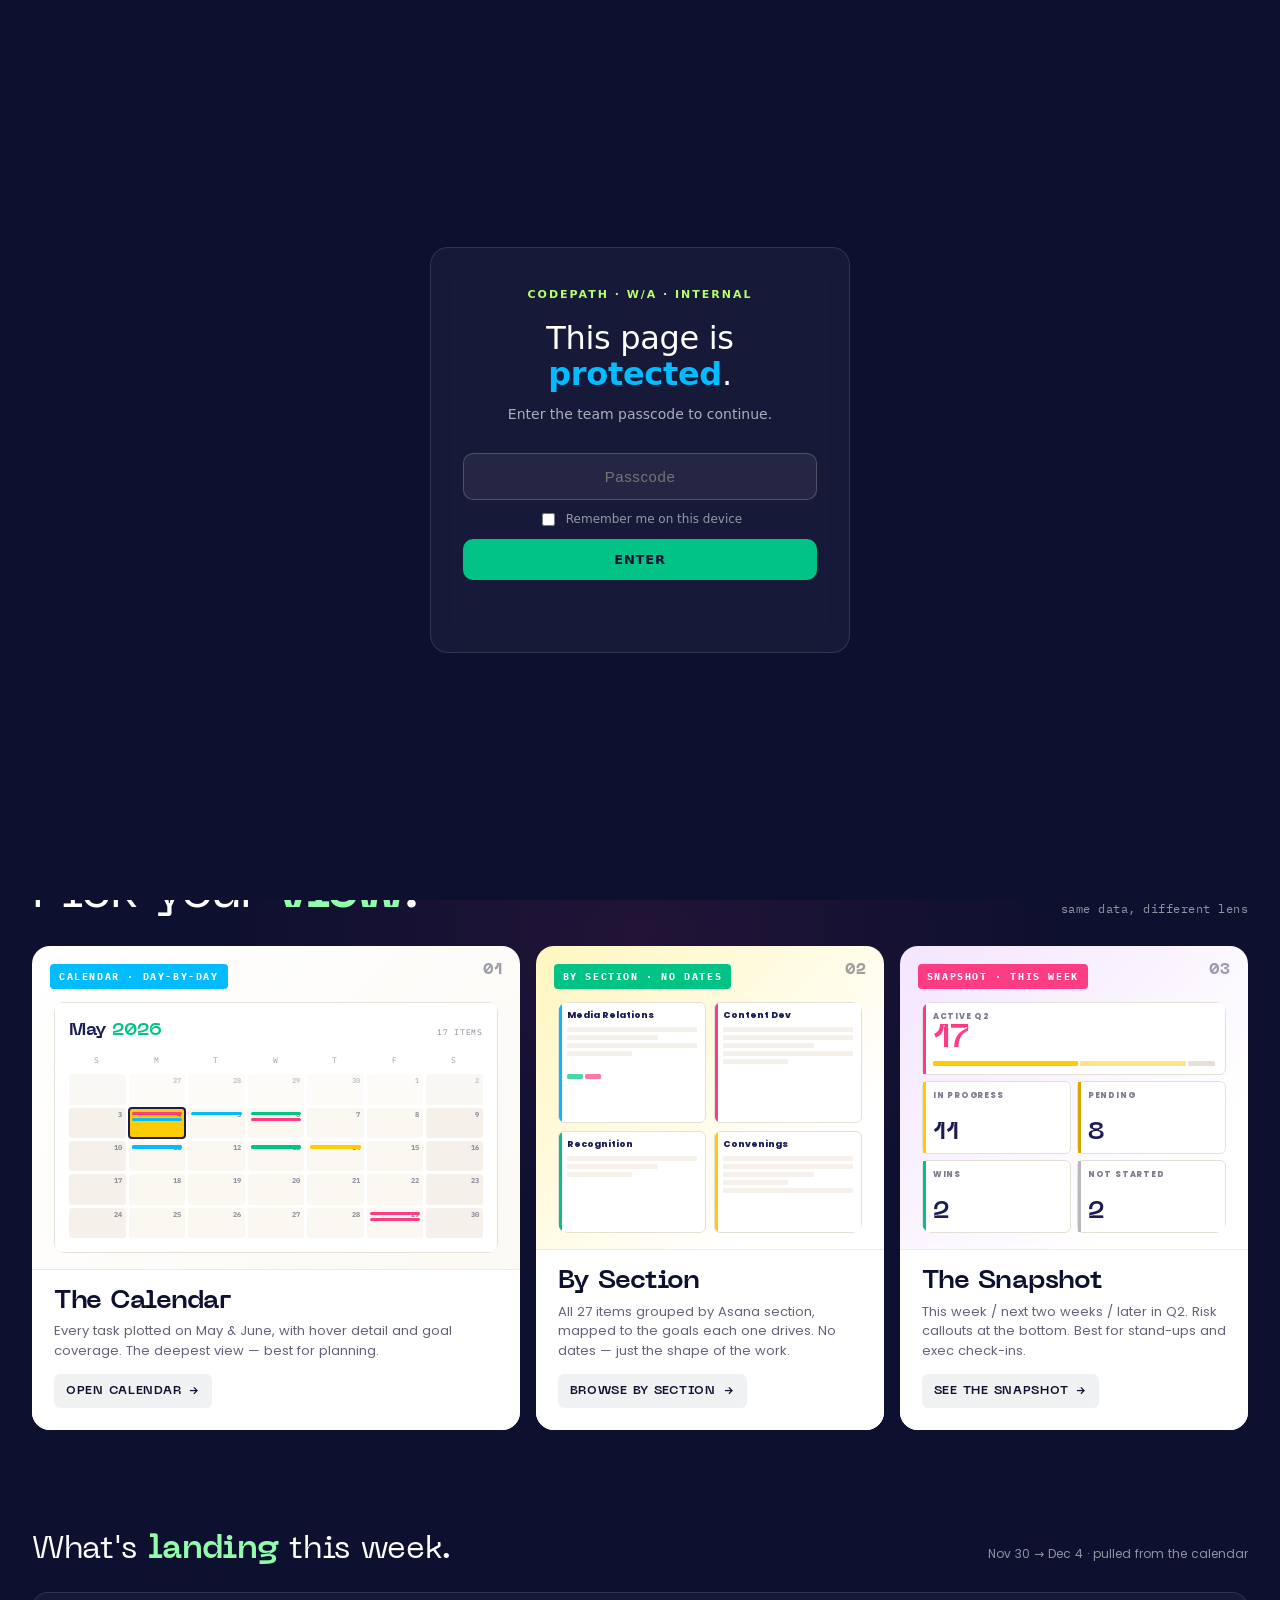
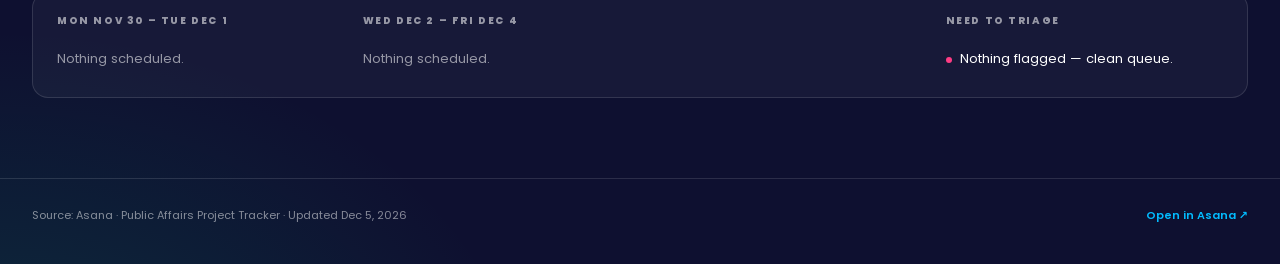
<file: index.html>
<!doctype html>
<html lang="en">
<head>
<meta charset="utf-8">
<title>CodePath Public Affairs · Q2 2026</title>
<meta name="viewport" content="width=device-width, initial-scale=1">
<link rel="stylesheet" href="tokens.v3.css">
<script src="gate.js"></script>
<style>.who, .own{ display:none !important; }</style>
<style>
  :root{
    --bg:#0E1030;
    --bg-2:#1B1C57;
    --paper:#FFFFFF;
    --rule:rgba(255,255,255,0.12);
    --ink:#0E1030;
    --lime:var(--cp-lime, #B6FF6E);
    --kelly:var(--cp-kelly-green, #00C385);
    --pink:#FE3C84;
    --periwinkle:#02BCFF;
    --yellow:#FFCB03;
  }
  *{ box-sizing:border-box; }
  html, body{ background:var(--bg); color:#fff; font-family:var(--font-body); margin:0; min-height:100vh; }
  body{
    background:
      radial-gradient(1200px 600px at 85% -10%, rgba(2,188,255,0.18), transparent 60%),
      radial-gradient(900px 700px at 0% 110%, rgba(0,195,133,0.18), transparent 60%),
      radial-gradient(700px 500px at 50% 50%, rgba(254,60,132,0.08), transparent 60%),
      var(--bg);
  }
  a{ color:inherit; text-decoration:none; }

  /* ---------- top bar ---------- */
  .topbar{
    display:flex; align-items:center; justify-content:space-between;
    padding:18px 32px;
    border-bottom:1px solid var(--rule);
    position:sticky; top:0; z-index:10;
    backdrop-filter: blur(12px);
    background: rgba(14,16,48,0.7);
  }
  .brand{ display:flex; align-items:center; gap:12px; font-family:var(--font-display); font-weight:800; font-size:14px; letter-spacing:0.04em; }
  .brand .mark{
    width:32px; height:32px; border-radius:8px;
    background:
      conic-gradient(from 220deg at 60% 50%, var(--kelly), var(--periwinkle), var(--pink), var(--yellow), var(--kelly));
    display:flex; align-items:center; justify-content:center;
    font-size:14px; font-weight:900; color:var(--bg);
    box-shadow: 0 4px 16px rgba(0,195,133,0.35);
  }
  .brand .mark::after{ content:'CP'; }
  .topbar .meta{
    font-size:11px; color:rgba(255,255,255,0.6); letter-spacing:0.06em; font-variant-numeric:tabular-nums;
    display:flex; gap:18px; align-items:center;
  }
  .topbar .meta .live{
    display:inline-flex; align-items:center; gap:7px;
    color: var(--kelly); font-weight:700;
  }
  .topbar .meta .live::before{
    content:''; width:7px; height:7px; border-radius:50%; background: var(--kelly);
    animation: pulse 1.8s infinite; box-shadow: 0 0 0 0 rgba(0,195,133,0.6);
  }
  @keyframes pulse{ 70%{box-shadow:0 0 0 8px rgba(0,195,133,0);} 100%{box-shadow:0 0 0 0 rgba(0,195,133,0);} }

  /* ---------- hero ---------- */
  .hero{
    padding: 72px 32px 56px;
    max-width: 1320px; margin: 0 auto;
    position: relative;
  }
  .hero .eyebrow{
    font-family: var(--font-display);
    font-size: 11px; font-weight: 800;
    letter-spacing: 0.22em; text-transform: uppercase;
    color: var(--lime);
    margin-bottom: 20px;
  }
  .hero h1{
    font-family: var(--font-display);
    font-weight: 400;
    font-size: clamp(48px, 8vw, 124px);
    line-height: 0.92;
    letter-spacing: -0.025em;
    margin: 0;
    text-wrap: balance;
    max-width: 1100px;
  }
  .hero h1 .stamp{
    display: inline-block;
    font-style: normal;
    font-weight: 700;
    color: var(--bg);
    background: var(--kelly);
    padding: 0 18px 4px;
    border-radius: 14px;
    transform: rotate(-2deg);
    margin-right: 8px;
  }
  .hero h1 em{
    font-style: normal;
    color: var(--periwinkle);
    font-weight: 700;
  }
  .hero .lede{
    font-size: 18px; line-height: 1.5;
    color: rgba(255,255,255,0.78);
    max-width: 620px;
    margin-top: 28px;
  }

  /* hero quick stats */
  .hero-stats{
    display:flex; flex-wrap:wrap; gap: 32px 56px;
    margin-top: 40px;
    padding-top: 28px;
    border-top: 1px solid var(--rule);
  }
  .hero-stat .num{
    font-family: var(--font-display);
    font-weight: 700;
    font-size: 56px;
    line-height: 1;
    color: #fff;
    font-variant-numeric: tabular-nums;
    letter-spacing: -0.02em;
  }
  .hero-stat .num em{ font-style:normal; color: var(--lime); }
  .hero-stat .lab{
    font-size: 11px;
    text-transform: uppercase;
    letter-spacing: 0.14em;
    color: rgba(255,255,255,0.6);
    margin-top: 8px;
    font-weight: 600;
  }

  /* ---------- pick-a-view section ---------- */
  .pick{
    max-width: 1320px;
    margin: 0 auto;
    padding: 24px 32px 80px;
  }
  .pick-h{
    display:flex; justify-content:space-between; align-items:end;
    margin-bottom: 28px;
    flex-wrap: wrap; gap: 18px;
  }
  .pick-h h2{
    font-family: var(--font-display);
    font-weight: 400;
    font-size: clamp(32px, 4vw, 52px);
    line-height: 0.95;
    letter-spacing: -0.02em;
    margin: 0;
    text-wrap: balance;
    max-width: 720px;
  }
  .pick-h h2 em{ font-style:normal; color: var(--lime); font-weight:700; }
  .pick-h .hint{
    font-size: 12px; color: rgba(255,255,255,0.55);
    text-align: right;
    line-height: 1.5;
    font-family: var(--font-mono);
    letter-spacing: 0.04em;
  }

  /* asymmetric grid: 3 tiles */
  .views{
    display: grid;
    grid-template-columns: 1.4fr 1fr 1fr;
    grid-template-rows: auto auto;
    gap: 16px;
  }
  @media (max-width: 980px){
    .views{ grid-template-columns: 1fr; }
    .view-1{ grid-column: 1 / -1; }
  }

  .view{
    position: relative;
    border-radius: 18px;
    overflow: hidden;
    min-height: 380px;
    cursor: pointer;
    color: var(--ink);
    background: var(--paper);
    transition: transform .35s cubic-bezier(.2,.7,.2,1), box-shadow .35s ease;
    text-decoration: none;
    display: flex; flex-direction: column;
    isolation: isolate;
  }
  .view:hover{
    transform: translateY(-4px);
    box-shadow: 0 30px 60px rgba(0,0,0,0.3);
  }
  .view:hover .v-cta{ background: var(--ink); color: #fff; }
  .view:hover .v-art{ transform: scale(1.04); }

  .view .v-tag{
    position: absolute; top: 18px; left: 18px;
    font-family: var(--font-mono);
    font-size: 10px;
    letter-spacing: 0.16em;
    text-transform: uppercase;
    font-weight: 700;
    padding: 5px 9px;
    border-radius: 4px;
    background: var(--ink); color: #fff;
    z-index: 3;
  }
  .view .v-num{
    position: absolute; top: 14px; right: 18px;
    font-family: var(--font-display);
    font-weight: 800;
    font-size: 14px;
    color: var(--ink);
    opacity: 0.4;
    z-index: 3;
  }

  .view .v-art{
    position: relative;
    flex: 1;
    margin: 56px 22px 16px;
    transition: transform .5s cubic-bezier(.2,.7,.2,1);
    overflow: hidden;
    border-radius: 10px;
  }

  .view .v-foot{
    padding: 18px 22px 22px;
    border-top: 1px solid rgba(0,0,0,0.08);
    position: relative; z-index: 2;
    background: var(--paper);
  }
  .view .v-title{
    font-family: var(--font-display);
    font-weight: 700;
    font-size: 26px;
    line-height: 1.05;
    letter-spacing: -0.01em;
  }
  .view .v-desc{
    font-size: 13px;
    color: rgba(14,16,48,0.65);
    line-height: 1.5;
    margin-top: 6px;
  }
  .view .v-cta{
    margin-top: 14px;
    display: inline-flex; align-items: center; gap: 8px;
    font-family: var(--font-display);
    font-weight: 700;
    font-size: 12px;
    letter-spacing: 0.06em;
    text-transform: uppercase;
    background: rgba(14,16,48,0.06);
    color: var(--ink);
    padding: 8px 12px;
    border-radius: 6px;
    transition: background .25s, color .25s;
  }
  .view .v-cta::after{ content: '→'; transition: transform .25s; }
  .view:hover .v-cta::after{ transform: translateX(4px); }

  /* tile-specific accents */
  .view-1{ background: linear-gradient(135deg, #FFFFFF 0%, #FBF8F2 100%); }
  .view-1 .v-tag{ background: var(--periwinkle); }
  .view-2{ background: linear-gradient(135deg, #FFF6BF 0%, #FFFFFF 60%); }
  .view-2 .v-tag{ background: var(--kelly); color:#fff; }
  .view-3{ background: linear-gradient(135deg, #F4E5FF 0%, #FFFFFF 60%); }
  .view-3 .v-tag{ background: var(--pink); color:#fff; }

  /* ---------- art: calendar mini ---------- */
  .art-cal{
    width: 100%; height: 100%;
    background: #fff;
    border: 1px solid #E5E0D6;
    border-radius: 8px;
    padding: 14px;
    display: flex; flex-direction: column; gap: 6px;
    font-family: var(--font-mono);
  }
  .art-cal .header{
    display:flex; justify-content:space-between; align-items:baseline;
    margin-bottom: 4px;
  }
  .art-cal .month{
    font-family: var(--font-display); font-weight: 700; font-size: 18px; color: var(--bg-2);
  }
  .art-cal .month em{ color: var(--kelly); font-style:normal; }
  .art-cal .dow{
    display: grid; grid-template-columns: repeat(7, 1fr);
    gap: 3px;
    font-size: 8px;
    text-align: center;
    color: rgba(14,16,48,0.4);
    letter-spacing: 0.08em;
    margin-bottom: 2px;
  }
  .art-cal .grid{
    display: grid; grid-template-columns: repeat(7, 1fr); grid-template-rows: repeat(5, 1fr);
    gap: 3px;
    flex: 1;
  }
  .art-cal .day{
    background: #FBF8F2;
    border-radius: 3px;
    position: relative;
    min-height: 28px;
  }
  .art-cal .day.we{ background: #F5F1EA; }
  .art-cal .day .pip{
    position: absolute; left: 3px; right: 3px; height: 3.5px; border-radius: 1.5px;
  }
  .art-cal .day .pip.p1{ top: 4px; }
  .art-cal .day .pip.p2{ top: 10px; }
  .art-cal .day .pip.p3{ top: 16px; }
  .art-cal .day.today{ outline: 2px solid var(--bg-2); outline-offset: -1px; background: var(--yellow); }
  .art-cal .day .num{ position: absolute; top: 2px; right: 4px; font-size: 7px; color: rgba(14,16,48,0.45); font-weight: 700; }

  /* art: section blocks */
  .art-sec{
    display: grid;
    grid-template-columns: 1fr 1fr;
    gap: 8px;
    width: 100%; height: 100%;
  }
  .art-sec .blk{
    background: #fff;
    border: 1px solid #E5E0D6;
    border-radius: 6px;
    padding: 8px;
    position: relative;
    overflow: hidden;
  }
  .art-sec .blk::before{ content: ''; position:absolute; left:0; top:0; bottom:0; width: 3px; background: var(--accent); }
  .art-sec .blk .lab{ font-size: 9px; font-weight: 800; color: var(--bg-2); margin-bottom: 6px; line-height: 1.1; }
  .art-sec .blk .row{ height: 5px; background: #F5F1EA; border-radius: 1.5px; margin-bottom: 3px; }
  .art-sec .blk .row.short{ width: 70%; }
  .art-sec .blk .row.shorter{ width: 50%; }
  .art-sec .blk .chip{
    display: inline-block;
    width: 16px; height: 5px; border-radius: 1.5px; margin-right: 2px;
    background: var(--accent); opacity: 0.7;
  }

  /* art: snapshot KPI tiles */
  .art-snap{
    display: grid;
    grid-template-columns: 1fr 1fr;
    grid-template-rows: 1fr 1fr 1fr;
    gap: 6px;
    width: 100%; height: 100%;
  }
  .art-snap .kpi{
    background: #fff;
    border: 1px solid #E5E0D6;
    border-radius: 6px;
    padding: 8px 10px;
    position: relative;
    display: flex; flex-direction: column; justify-content: space-between;
  }
  .art-snap .kpi::before{
    content:''; position:absolute; left:0; top:0; bottom:0; width: 3px; background: var(--accent);
  }
  .art-snap .kpi .lab{ font-size: 8px; font-weight:800; color: rgba(14,16,48,0.55); letter-spacing: 0.1em; text-transform: uppercase; }
  .art-snap .kpi .num{ font-family: var(--font-display); font-weight:700; font-size: 24px; color: var(--bg-2); line-height: 1; font-variant-numeric: tabular-nums; }
  .art-snap .kpi.span2{ grid-column: span 2; }
  .art-snap .kpi.span2 .num{ font-size: 32px; }
  .art-snap .kpi.span2 .num em{ color: var(--pink); font-style:normal; }
  .art-snap .kpi .barbar{
    display:flex; gap: 2px; margin-top: 6px;
  }
  .art-snap .kpi .barbar span{ height: 5px; border-radius: 1.5px; flex: 1; }

  /* ---------- secondary band: snapshot of current week ---------- */
  .band{
    max-width: 1320px;
    margin: 0 auto;
    padding: 0 32px 80px;
  }
  .band-h{
    display:flex; justify-content:space-between; align-items:baseline;
    margin-bottom: 18px; flex-wrap: wrap; gap: 12px;
  }
  .band-h h2{
    font-family: var(--font-display);
    font-weight: 400;
    font-size: 32px;
    margin: 0;
    letter-spacing: -0.01em;
  }
  .band-h h2 em{ font-style:normal; color: var(--lime); font-weight:700; }
  .band-h .nudge{ font-size: 12px; color: rgba(255,255,255,0.55); }

  .week-strip{
    background: rgba(255,255,255,0.04);
    border: 1px solid var(--rule);
    border-radius: 16px;
    padding: 20px 24px;
    display: grid;
    grid-template-columns: 1fr 2fr 1fr;
    gap: 28px;
  }
  @media (max-width: 880px){ .week-strip{ grid-template-columns: 1fr; } }
  .week-strip .col h3{
    font-size: 10px;
    font-weight: 800;
    letter-spacing: 0.16em;
    text-transform: uppercase;
    color: rgba(255,255,255,0.55);
    margin: 0 0 14px;
  }
  .week-strip .col .item{
    font-size: 13px;
    line-height: 1.45;
    padding: 8px 0;
    border-bottom: 1px solid var(--rule);
    display: flex; gap: 8px; align-items: baseline;
  }
  .week-strip .col .item:last-child{ border-bottom: none; }
  .week-strip .col .item .dot{ width:6px; height:6px; border-radius:50%; flex-shrink:0; margin-top: 5px; }
  .week-strip .col .item .name{ flex: 1; }
  .week-strip .col .item .who{ font-size: 9px; font-weight: 800; letter-spacing: 0.06em; color: rgba(255,255,255,0.5); text-transform: uppercase; }

  /* ---------- footer ---------- */
  footer{
    padding: 28px 32px 40px;
    border-top: 1px solid var(--rule);
    font-size: 11px;
    color: rgba(255,255,255,0.5);
    display: flex; justify-content: space-between; flex-wrap: wrap; gap: 12px;
    max-width: 1320px;
    margin: 0 auto;
  }
  footer a{ color: var(--periwinkle); font-weight: 600; }

  /* ---------- floating decoration ---------- */
  .float-dec{
    position: absolute; pointer-events: none; z-index: 0;
    font-family: var(--font-display);
    color: rgba(255,255,255,0.04);
    font-weight: 800;
    font-size: clamp(180px, 28vw, 380px);
    line-height: 0.85;
    top: 40px;
    right: -4vw;
    user-select: none;
  }
</style>
</head>
<body>

<header class="topbar">
  <div class="brand">
    <span class="mark"></span>
    <span>CodePath · Public Affairs</span>
  </div>
  <div class="meta">
    <span class="live" id="refreshed">Live</span>
    <span>Internal · Q2 2026</span>
  </div>
</header>

<section class="hero">
  <div class="float-dec">Q2</div>
  <div class="eyebrow">Public Affairs Project Tracker · Internal Dashboard</div>
  <h1><span class="stamp" id="hero-count">—</span> things we're <em>shipping</em><br>between now and June 30.</h1>
  <p class="lede">Three ways to look at the same data — pick the lens that fits your meeting. Pulled live from Asana, redesigned for the team.</p>

  <div class="hero-stats">
    <div class="hero-stat">
      <div class="num" id="kpi-inprogress">—</div>
      <div class="lab">In Progress</div>
    </div>
    <div class="hero-stat">
      <div class="num" id="kpi-pending">—</div>
      <div class="lab">Pending Info</div>
    </div>
    <div class="hero-stat">
      <div class="num"><em>9</em></div>
      <div class="lab">Strategic Goals Tracked</div>
    </div>
    <div class="hero-stat">
      <div class="num" id="kpi-weeks">—</div>
      <div class="lab">Weeks Remaining</div>
    </div>
  </div>
</section>

<section class="pick">
  <div class="pick-h">
    <h2>Pick your <em>view</em>.</h2>
    <div class="hint">click any card →<br>same data, different lens</div>
  </div>

  <div class="views">

    <a class="view view-1" href="Q2 Calendar.html">
      <span class="v-tag">Calendar · Day-by-day</span>
      <span class="v-num">01</span>
      <div class="v-art">
        <div class="art-cal">
          <div class="header">
            <div class="month">May <em>2026</em></div>
            <div style="font-size:8px; color: rgba(14,16,48,0.5); letter-spacing:0.08em;">17 ITEMS</div>
          </div>
          <div class="dow"><span>S</span><span>M</span><span>T</span><span>W</span><span>T</span><span>F</span><span>S</span></div>
          <div class="grid">
            <!-- week 1: Apr 26-May 2 (greyed) -->
            <div class="day we" style="opacity:0.5"></div>
            <div class="day" style="opacity:0.5"><span class="num">27</span></div>
            <div class="day" style="opacity:0.5"><span class="num">28</span></div>
            <div class="day" style="opacity:0.5"><span class="num">29</span></div>
            <div class="day" style="opacity:0.5"><span class="num">30</span></div>
            <div class="day" style="opacity:0.5"><span class="num">1</span></div>
            <div class="day we" style="opacity:0.5"><span class="num">2</span></div>
            <!-- week 2: May 3-9 -->
            <div class="day we"><span class="num">3</span></div>
            <div class="day today"><span class="num">4</span><span class="pip p1" style="background:var(--pink)"></span><span class="pip p2" style="background:var(--periwinkle)"></span></div>
            <div class="day"><span class="num">5</span><span class="pip p1" style="background:var(--periwinkle)"></span></div>
            <div class="day"><span class="num">6</span><span class="pip p1" style="background:var(--kelly)"></span><span class="pip p2" style="background:var(--pink)"></span></div>
            <div class="day"><span class="num">7</span></div>
            <div class="day"><span class="num">8</span></div>
            <div class="day we"><span class="num">9</span></div>
            <!-- week 3: May 10-16 -->
            <div class="day we"><span class="num">10</span></div>
            <div class="day"><span class="num">11</span><span class="pip p1" style="background:var(--periwinkle)"></span></div>
            <div class="day"><span class="num">12</span></div>
            <div class="day"><span class="num">13</span><span class="pip p1" style="background:var(--kelly)"></span></div>
            <div class="day"><span class="num">14</span><span class="pip p1" style="background:var(--yellow)"></span></div>
            <div class="day"><span class="num">15</span></div>
            <div class="day we"><span class="num">16</span></div>
            <!-- week 4 -->
            <div class="day we"><span class="num">17</span></div>
            <div class="day"><span class="num">18</span></div>
            <div class="day"><span class="num">19</span></div>
            <div class="day"><span class="num">20</span></div>
            <div class="day"><span class="num">21</span></div>
            <div class="day"><span class="num">22</span></div>
            <div class="day we"><span class="num">23</span></div>
            <!-- week 5 -->
            <div class="day we"><span class="num">24</span></div>
            <div class="day"><span class="num">25</span></div>
            <div class="day"><span class="num">26</span></div>
            <div class="day"><span class="num">27</span></div>
            <div class="day"><span class="num">28</span></div>
            <div class="day"><span class="num">29</span><span class="pip p1" style="background:var(--pink)"></span><span class="pip p2" style="background:var(--pink)"></span></div>
            <div class="day we"><span class="num">30</span></div>
          </div>
        </div>
      </div>
      <div class="v-foot">
        <div class="v-title">The Calendar</div>
        <div class="v-desc">Every task plotted on May & June, with hover detail and goal coverage. The deepest view — best for planning.</div>
        <span class="v-cta">Open calendar</span>
      </div>
    </a>

    <a class="view view-2" href="Q2 by Section.html">
      <span class="v-tag">By section · No dates</span>
      <span class="v-num">02</span>
      <div class="v-art">
        <div class="art-sec">
          <div class="blk" style="--accent: var(--periwinkle);">
            <div class="lab">Media Relations</div>
            <div class="row"></div><div class="row short"></div><div class="row"></div><div class="row shorter"></div>
            <div style="margin-top:6px;"><span class="chip" style="background:var(--kelly)"></span><span class="chip" style="background:var(--pink)"></span></div>
          </div>
          <div class="blk" style="--accent: var(--pink);">
            <div class="lab">Content Dev</div>
            <div class="row"></div><div class="row"></div><div class="row short"></div><div class="row"></div><div class="row shorter"></div>
          </div>
          <div class="blk" style="--accent: var(--kelly);">
            <div class="lab">Recognition</div>
            <div class="row"></div><div class="row short"></div><div class="row shorter"></div>
          </div>
          <div class="blk" style="--accent: var(--yellow);">
            <div class="lab">Convenings</div>
            <div class="row"></div><div class="row"></div><div class="row short"></div><div class="row shorter"></div>
            <div class="row"></div>
          </div>
        </div>
      </div>
      <div class="v-foot">
        <div class="v-title">By Section</div>
        <div class="v-desc">All 27 items grouped by Asana section, mapped to the goals each one drives. No dates — just the shape of the work.</div>
        <span class="v-cta">Browse by section</span>
      </div>
    </a>

    <a class="view view-3" href="Q2 Snapshot.html">
      <span class="v-tag">Snapshot · This week</span>
      <span class="v-num">03</span>
      <div class="v-art">
        <div class="art-snap">
          <div class="kpi span2" style="--accent: var(--pink);">
            <div class="lab">Active Q2</div>
            <div class="num"><em>17</em></div>
            <div class="barbar">
              <span style="background: var(--yellow); flex: 11;"></span>
              <span style="background: #FFE285; flex: 8;"></span>
              <span style="background: #E5E0D6; flex: 2;"></span>
            </div>
          </div>
          <div class="kpi" style="--accent: var(--yellow);">
            <div class="lab">In Progress</div>
            <div class="num">11</div>
          </div>
          <div class="kpi" style="--accent: #D9A600;">
            <div class="lab">Pending</div>
            <div class="num">8</div>
          </div>
          <div class="kpi" style="--accent: var(--kelly);">
            <div class="lab">Wins</div>
            <div class="num">2</div>
          </div>
          <div class="kpi" style="--accent: #B8B8B8;">
            <div class="lab">Not Started</div>
            <div class="num">2</div>
          </div>
        </div>
      </div>
      <div class="v-foot">
        <div class="v-title">The Snapshot</div>
        <div class="v-desc">This week / next two weeks / later in Q2. Risk callouts at the bottom. Best for stand-ups and exec check-ins.</div>
        <span class="v-cta">See the snapshot</span>
      </div>
    </a>

  </div>
</section>

<section class="band">
  <div class="band-h">
    <h2>What's <em>landing</em> this week.</h2>
    <div class="nudge" id="week-range">— · pulled from the calendar</div>
  </div>
  <div class="week-strip" id="week-strip">
    <!-- dynamic: filled by JS from tasks-data.js -->
  </div>
</section>

<footer>
  <span id="footer-source">Source: Asana · Public Affairs Project Tracker</span>
  <span><a href="https://app.asana.com/1/854165295642105/project/1212823017557665" target="_blank" rel="noreferrer">Open in Asana ↗</a></span>
</footer>

<script src="tasks-data.js"></script>
<script>
(function(){
  var tasks = (window.PA_TASKS || []);
  var active = tasks.filter(function(t){ return !t.beyond && t.status !== 'Completed' && t.status !== 'Cancelled'; });
  var inProg = active.filter(function(t){ return t.status === 'In Progress'; }).length;
  var pending = active.filter(function(t){ return (t.status || '').toLowerCase().indexOf('pending') === 0; }).length;

  var today = new Date();
  var end = new Date('2026-06-30T23:59:59');
  var weeksLeft = Math.max(0, Math.ceil((end - today) / (1000*60*60*24*7)));

  var hero = document.getElementById('hero-count'); if (hero) hero.textContent = active.length;
  var ip = document.getElementById('kpi-inprogress'); if (ip) ip.textContent = inProg;
  var pd = document.getElementById('kpi-pending'); if (pd) pd.textContent = pending;
  var wk = document.getElementById('kpi-weeks'); if (wk) wk.textContent = weeksLeft;

  var fmt = today.toLocaleDateString('en-US', { month:'short', day:'numeric', year:'numeric' });
  var rf = document.getElementById('refreshed'); if (rf) rf.textContent = 'Live · refreshed ' + fmt;
  var fs = document.getElementById('footer-source'); if (fs) fs.textContent = 'Source: Asana · Public Affairs Project Tracker · Updated ' + fmt;

  // ---------- "What's landing this week" — dynamic Mon-Fri rollup ----------
  function parseISO(s){ if(!s) return null; var p = s.split('-'); return new Date(+p[0], +p[1]-1, +p[2]); }
  function sameDay(a,b){ return a && b && a.getFullYear()===b.getFullYear() && a.getMonth()===b.getMonth() && a.getDate()===b.getDate(); }
  function fmtShort(d){ return d.toLocaleDateString('en-US',{ month:'short', day:'numeric' }); }
  function fmtDayLong(d){ return d.toLocaleDateString('en-US',{ weekday:'short', month:'short', day:'numeric' }); }

  // Mon-Fri of current week (Mon=index 0)
  var now = new Date(); now.setHours(0,0,0,0);
  var dow = now.getDay(); // 0=Sun .. 6=Sat
  var diffToMon = (dow === 0 ? -6 : 1 - dow);
  var weekDays = [];
  for (var i = 0; i < 5; i++){
    var dx = new Date(now); dx.setDate(now.getDate() + diffToMon + i); weekDays.push(dx);
  }
  var mon = weekDays[0], fri = weekDays[4];

  var rangeEl = document.getElementById('week-range');
  if (rangeEl) rangeEl.textContent = fmtShort(mon) + ' → ' + fmtShort(fri) + ' · pulled from the calendar';

  // Tasks that "land" this week: due date or event date falls Mon–Fri; exclude beyond/completed/cancelled
  function landsOn(t, day){
    var due = parseISO(t.due);
    var ev  = parseISO(t.event);
    return sameDay(due, day) || sameDay(ev, day);
  }
  var activeForWeek = tasks.filter(function(t){
    return !t.beyond && t.status !== 'Completed' && t.status !== 'Cancelled';
  });

  // Bucket by weekday index 0..4
  var buckets = [[],[],[],[],[]];
  weekDays.forEach(function(day, idx){
    activeForWeek.forEach(function(t){
      if (landsOn(t, day)) buckets[idx].push(t);
    });
  });

  // Status -> dot color (using existing CSS vars)
  function dotFor(t){
    var s = (t.status || '').toLowerCase();
    if (s === 'in progress') return 'var(--yellow)';
    if (s.indexOf('pending') === 0) return 'var(--periwinkle)';
    if (s === 'not started') return 'var(--pink)';
    if (s === 'blocked') return 'var(--pink)';
    if (s === 'ready to review') return 'var(--kelly)';
    return 'var(--periwinkle)';
  }

  // Triage callouts — computed live, scoped to now → June 30, 2026
  var q2End = new Date(2026, 5, 30); q2End.setHours(23,59,59,999);
  function inQ2Window(t){
    var d = parseISO(t.due) || parseISO(t.event) || parseISO(t.start);
    if (!d) return false;
    return d >= now && d <= q2End;
  }
  var inWindow = activeForWeek.filter(inQ2Window);

  var triage = [];
  var pendingCt = inWindow.filter(function(t){ return (t.status||'').toLowerCase().indexOf('pending') === 0; }).length;
  if (pendingCt > 0) triage.push(pendingCt + ' item' + (pendingCt===1?'':'s') + ' still "Pending — more info"');

  // Deliverables stacked on June 30
  var jun30 = new Date(2026, 5, 30);
  var stackedJun30 = inWindow.filter(function(t){ return sameDay(parseISO(t.due), jun30); }).length;
  if (stackedJun30 >= 3) triage.push(stackedJun30 + ' deliverables stacked on June 30');

  // No goal assigned (scoped to in-window items)
  var noGoal = inWindow.filter(function(t){ return !t.goals || t.goals.length === 0; }).length;
  if (noGoal >= 3) triage.push(noGoal + ' item' + (noGoal===1?'':'s') + ' have no goal tagged');

  // Build columns: split Mon-Fri tasks into 2 cols, third col is triage
  function buildCol(title, items, kind){
    var html = '<div class="col"><h3>' + title + '</h3>';
    if (!items.length){
      html += '<div class="item" style="opacity:0.55;"><span class="name">Nothing scheduled.</span></div>';
    } else {
      items.forEach(function(it){
        if (kind === 'triage'){
          html += '<div class="item"><span class="dot" style="background: var(--pink)"></span><span class="name">' + it + '</span></div>';
        } else {
          var label = (it.day ? '<strong>' + it.day + '</strong> · ' : '') + it.task.name;
          html += '<div class="item"><span class="dot" style="background:' + dotFor(it.task) + '"></span><span class="name">' + label + '</span></div>';
        }
      });
    }
    html += '</div>';
    return html;
  }

  // Flatten Mon-Fri with day labels
  var earlyWeek = []; // Mon-Tue
  var lateWeek = [];  // Wed-Fri
  ['Mon','Tue','Wed','Thu','Fri'].forEach(function(lbl, idx){
    var dateLbl = lbl + ' ' + fmtShort(weekDays[idx]);
    buckets[idx].forEach(function(t){
      var entry = { day: dateLbl, task: t };
      if (idx <= 1) earlyWeek.push(entry); else lateWeek.push(entry);
    });
  });

  var strip = document.getElementById('week-strip');
  if (strip){
    var c1Title = 'Mon ' + fmtShort(weekDays[0]) + ' – Tue ' + fmtShort(weekDays[1]);
    var c2Title = 'Wed ' + fmtShort(weekDays[2]) + ' – Fri ' + fmtShort(weekDays[4]);
    strip.innerHTML =
      buildCol(c1Title, earlyWeek, 'tasks') +
      buildCol(c2Title, lateWeek, 'tasks') +
      buildCol('Need to triage', triage.length ? triage : ['Nothing flagged — clean queue.'], 'triage');
  }
})();
</script>

</body>
</html>
</file>
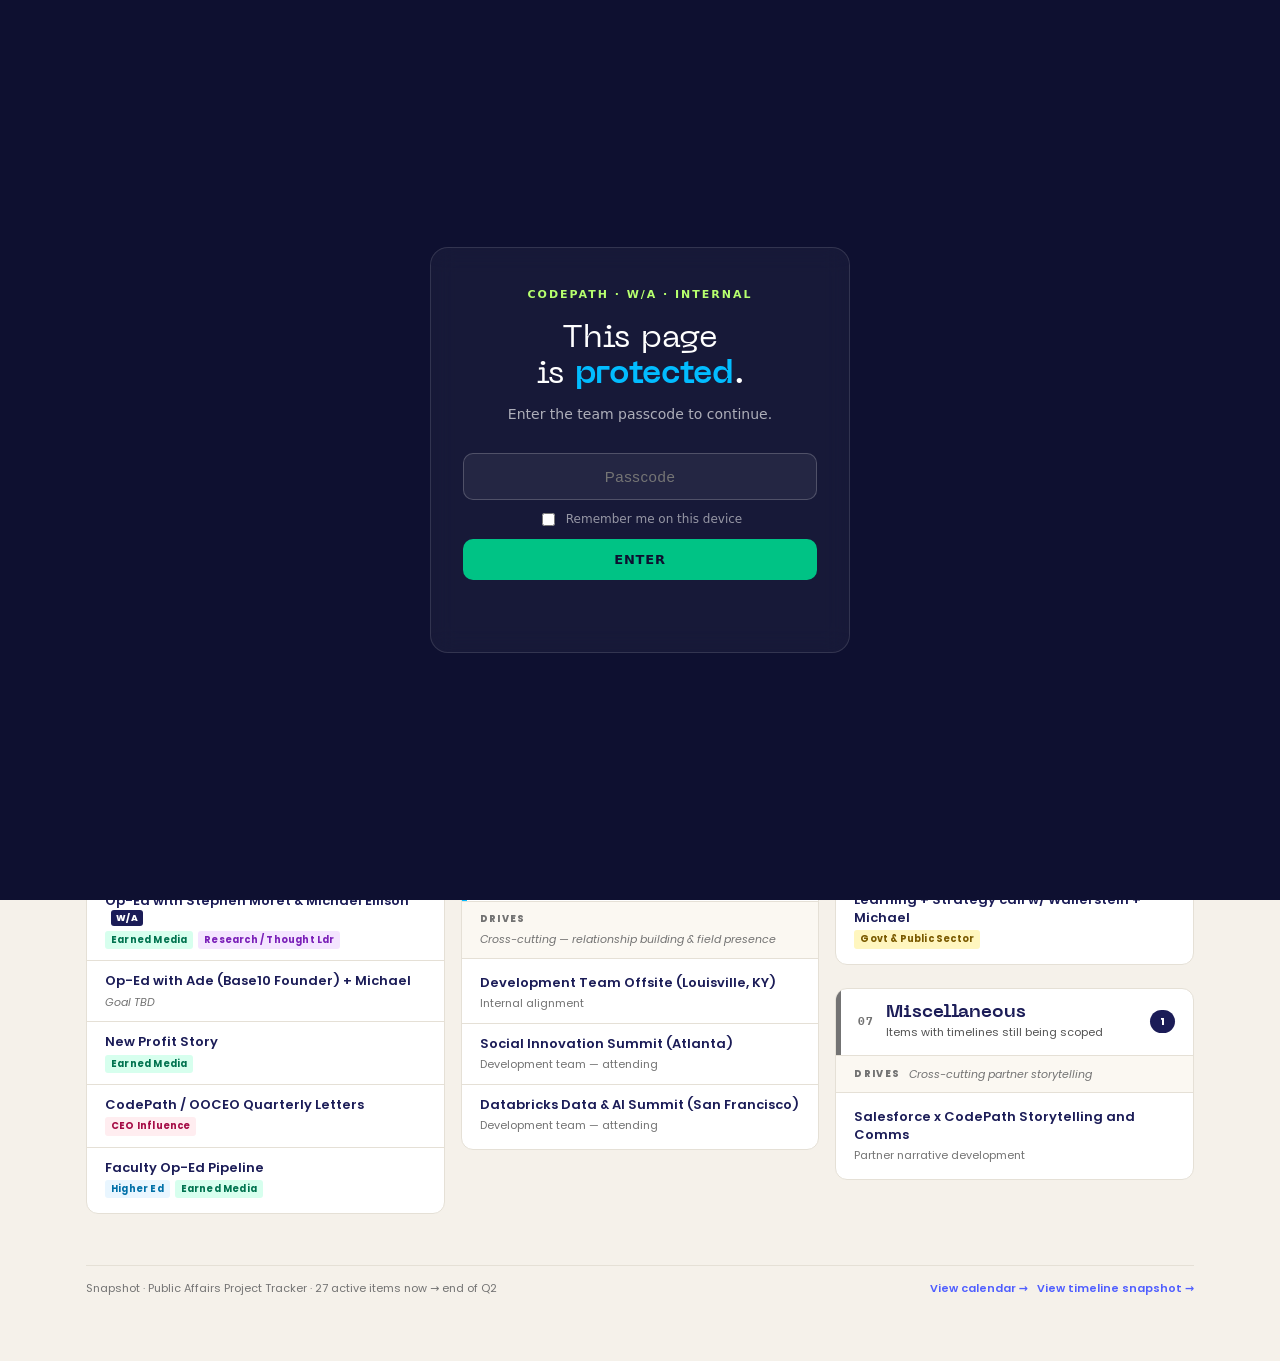
<file: Q2 by Section.html>
<!doctype html>
<html lang="en">
<head>
<meta charset="utf-8">
<title>Q2 Snapshot — CodePath Public Affairs (by Section)</title>
<meta name="viewport" content="width=1200">
<link rel="stylesheet" href="tokens.v3.css">
<script src="gate.js"></script>
<style>
  :root{
    --bg-page:#F5F1EA;
    --paper:#FFFFFF;
    --rule:#E5E0D6;
  }
  html, body{ background:var(--bg-page); color:var(--cp-navy); font-family:var(--font-body); }
  .doc{ max-width:1180px; margin:0 auto; padding:40px 36px 64px; }

  /* Masthead */
  .mast{ display:grid; grid-template-columns:1fr auto; align-items:end; gap:24px; border-bottom:2px solid var(--cp-navy); padding-bottom:18px; margin-bottom:28px; }
  .eyebrow{ font-family:var(--font-display); font-weight:800; font-size:11px; letter-spacing:0.18em; text-transform:uppercase; display:flex; gap:12px; align-items:center; }
  .eyebrow .dot{ width:8px; height:8px; border-radius:50%; background:var(--cp-kelly-green); }
  h1{ font-family:var(--font-display); font-weight:400; font-size:60px; line-height:0.95; letter-spacing:-0.02em; margin:14px 0 0; text-wrap:balance; }
  h1 em{ font-style:normal; font-weight:700; color:var(--cp-kelly-green); }
  .meta{ text-align:right; font-size:12px; color:var(--neutral-600); line-height:1.5; }
  .meta strong{ color:var(--cp-navy); display:block; font-size:13px; font-weight:600; }

  /* Goal legend */
  .goal-legend{ display:flex; flex-wrap:wrap; gap:8px; margin-bottom:28px; padding:14px 18px; background:var(--paper); border:1px solid var(--rule); border-radius:10px; }
  .goal-legend .lab{ font-size:10px; font-weight:800; letter-spacing:0.14em; text-transform:uppercase; color:var(--neutral-600); margin-right:8px; align-self:center; }
  .goal-chip{ font-size:11px; font-weight:700; padding:4px 10px; border-radius:999px; letter-spacing:0.02em; display:inline-flex; align-items:center; gap:6px; }
  .goal-chip .ct{ font-family:var(--font-mono); font-weight:800; font-size:10px; padding:1px 6px; border-radius:999px; background:rgba(255,255,255,0.45); }

  /* Section blocks — masonry-style grid, balanced columns */
  .grid{ column-count:3; column-gap:16px; }
  @media (max-width: 1100px){ .grid{ column-count:2; } }
  @media (max-width: 720px){ .grid{ column-count:1; } }
  .section{ background:var(--paper); border:1px solid var(--rule); border-radius:12px; margin:0 0 16px; overflow:hidden; break-inside:avoid; -webkit-column-break-inside:avoid; page-break-inside:avoid; display:inline-block; width:100%; }
  .sec-head{ display:grid; grid-template-columns:auto 1fr auto; align-items:center; gap:12px; padding:14px 18px 14px 22px; border-bottom:1px solid var(--rule); position:relative; }
  .sec-head::before{ content:''; position:absolute; left:0; top:0; bottom:0; width:5px; background:var(--accent); }
  .sec-num{ font-family:var(--font-mono); font-size:11px; font-weight:700; color:var(--neutral-500); letter-spacing:0.08em; }
  .sec-name{ font-family:var(--font-display); font-weight:700; font-size:18px; line-height:1.15; letter-spacing:-0.005em; }
  .sec-name .desc{ display:block; font-family:var(--font-body); font-size:11px; font-weight:400; color:var(--neutral-600); margin-top:2px; letter-spacing:0; line-height:1.4; }
  .sec-count{ font-size:10px; font-weight:800; background:var(--cp-navy); color:#fff; padding:4px 10px; border-radius:999px; letter-spacing:0.04em; }

  /* Goal coverage strip per section */
  .sec-goals{ display:flex; flex-wrap:wrap; gap:5px; padding:10px 18px; background:#FBF8F2; border-bottom:1px solid var(--rule); align-items:center; }
  .sec-goals .label{ font-size:9.5px; font-weight:800; letter-spacing:0.14em; text-transform:uppercase; color:var(--neutral-500); margin-right:4px; }
  .sec-goals .empty{ font-size:11px; color:var(--neutral-500); font-style:italic; }
  .gc{ font-size:10px; font-weight:700; padding:3px 8px; border-radius:3px; letter-spacing:0.02em; }

  /* Task rows */
  .tasks{ padding:4px 0; }
  .task{ display:flex; flex-direction:column; gap:5px; padding:11px 18px; }
  .task + .task{ border-top:1px solid var(--rule); }
  .task .what{ display:flex; flex-direction:column; gap:4px; min-width:0; }
  .task .name{ font-size:13px; font-weight:600; line-height:1.35; color:var(--cp-navy); }
  .task .name .wa{ font-size:9px; font-weight:800; background:var(--cp-navy); color:#fff; padding:2px 5px; border-radius:3px; letter-spacing:0.04em; margin-left:6px; vertical-align:1px; }
  .task .ctx{ display:flex; flex-wrap:wrap; gap:5px; align-items:center; font-size:11px; color:var(--neutral-600); }
  .task .ctx .goal{ font-size:9.5px; font-weight:700; padding:2px 6px; border-radius:3px; letter-spacing:0.02em; }
  .task .right{ display:flex; gap:6px; align-items:center; flex-shrink:0; margin-top:2px; }

  /* Owner chip — hidden */
  .own, .task .right{ display:none !important; }

  /* Footer */
  .foot{ margin-top:28px; padding-top:14px; border-top:1px solid var(--rule); font-size:11px; color:var(--neutral-500); display:flex; justify-content:space-between; gap:16px; }
  .foot a{ color:var(--ui-primary); text-decoration:none; font-weight:600; }

  @media print{ body{ background:#fff; } .doc{ padding:16px; } }
</style>
</head>
<body>
<div class="doc">
  <header class="mast">
    <div>
      <div class="eyebrow"><span class="dot"></span><span>CodePath · Public Affairs · W/A</span></div>
      <h1>What we're doing <em>this quarter.</em></h1>
    </div>
    <div class="meta">
      <strong>Now → end of Q2</strong>
      27 active items<br>
      across 8 sections
    </div>
  </header>

  <!-- Master goal legend -->
  <div class="goal-legend">
    <span class="lab">Strategic Goals</span>
    <span class="goal-chip" style="background:#D7FFEE; color:#00734F;">Earned Media / Content <span class="ct">9</span></span>
    <span class="goal-chip" style="background:#FFEDF0; color:#A60C46;">CEO Influence <span class="ct">3</span></span>
    <span class="goal-chip" style="background:#E9F6FF; color:#0070A8;">Higher Ed Strategy <span class="ct">3</span></span>
    <span class="goal-chip" style="background:#FFF6BF; color:#7A5A00;">Govt &amp; Public Sector <span class="ct">1</span></span>
    <span class="goal-chip" style="background:#F4E5FF; color:#7A1FB8;">Research / Thought Ldr <span class="ct">2</span></span>
    <span class="goal-chip" style="background:#FFEDF0; color:#A60C46;">Events &amp; Speaking <span class="ct">2</span></span>
    <span class="goal-chip" style="background:#FEA08D; color:#1B1C57;">Public Recognition <span class="ct">2</span></span>
    <span class="goal-chip" style="background:#FFEDF0; color:#A60C46;">Earned Revenue <span class="ct">1</span></span>
  </div>

  <div class="grid">
  <!-- Section 1: Media Relations -->
  <section class="section">
    <header class="sec-head" style="--accent:#4F5EFF;">
      <span class="sec-num">01</span>
      <div class="sec-name">Media Relations<span class="desc">Pitches, quotes, and press coverage placements</span></div>
      <span class="sec-count">4</span>
    </header>
    <div class="sec-goals">
      <span class="label">Drives</span>
      <span class="gc" style="background:#D7FFEE; color:#00734F;">Earned Media · 3</span>
      <span class="gc" style="background:#FFEDF0; color:#A60C46;">CEO Influence · 1</span>
      <span class="gc" style="background:#FFEDF0; color:#A60C46;">Earned Revenue · 1</span>
    </div>
    <div class="tasks">
      <div class="task">
        <div class="what">
          <div class="name">Forbes CIR Pitch <span class="wa">W/A</span></div>
          <div class="ctx"><span class="goal" style="background:#D7FFEE; color:#00734F;">Earned Media</span></div>
        </div>
      </div>
      <div class="task">
        <div class="what">
          <div class="name">The Atlantic — Quote + Intro Call</div>
          <div class="ctx"><span class="goal" style="background:#FFEDF0; color:#A60C46;">CEO Influence</span></div>
        </div>
      </div>
      <div class="task">
        <div class="what">
          <div class="name">Wells Fargo Press Release</div>
          <div class="ctx"><span class="goal" style="background:#D7FFEE; color:#00734F;">Earned Media</span><span class="goal" style="background:#FFEDF0; color:#A60C46;">Earned Revenue</span></div>
        </div>
      </div>
      <div class="task">
        <div class="what">
          <div class="name">Quarterly Engineering Survey</div>
          <div class="ctx"><span class="goal" style="background:#D7FFEE; color:#00734F;">Earned Media</span></div>
        </div>
      </div>
    </div>
  </section>

  <!-- Section 2: Content Development -->
  <section class="section">
    <header class="sec-head" style="--accent:#B243FF;">
      <span class="sec-num">02</span>
      <div class="sec-name">Content Development<span class="desc">Op-eds, case studies, and CEO/leadership letters</span></div>
      <span class="sec-count">5</span>
    </header>
    <div class="sec-goals">
      <span class="label">Drives</span>
      <span class="gc" style="background:#D7FFEE; color:#00734F;">Earned Media · 3</span>
      <span class="gc" style="background:#FFEDF0; color:#A60C46;">CEO Influence · 1</span>
      <span class="gc" style="background:#E9F6FF; color:#0070A8;">Higher Ed · 2</span>
      <span class="gc" style="background:#F4E5FF; color:#7A1FB8;">Research / Thought Ldr · 1</span>
    </div>
    <div class="tasks">
      <div class="task">
        <div class="what">
          <div class="name">Op-Ed with Stephen Moret &amp; Michael Ellison <span class="wa">W/A</span></div>
          <div class="ctx"><span class="goal" style="background:#D7FFEE; color:#00734F;">Earned Media</span><span class="goal" style="background:#F4E5FF; color:#7A1FB8;">Research / Thought Ldr</span></div>
        </div>
      </div>
      <div class="task">
        <div class="what">
          <div class="name">Op-Ed with Ade (Base10 Founder) + Michael</div>
          <div class="ctx"><span style="font-style:italic; color:var(--neutral-500);">Goal TBD</span></div>
        </div>
      </div>
      <div class="task">
        <div class="what">
          <div class="name">New Profit Story</div>
          <div class="ctx"><span class="goal" style="background:#D7FFEE; color:#00734F;">Earned Media</span></div>
        </div>
      </div>
      <div class="task">
        <div class="what">
          <div class="name">CodePath / OOCEO Quarterly Letters</div>
          <div class="ctx"><span class="goal" style="background:#FFEDF0; color:#A60C46;">CEO Influence</span></div>
        </div>
      </div>
      <div class="task">
        <div class="what">
          <div class="name">Faculty Op-Ed Pipeline</div>
          <div class="ctx"><span class="goal" style="background:#E9F6FF; color:#0070A8;">Higher Ed</span><span class="goal" style="background:#D7FFEE; color:#00734F;">Earned Media</span></div>
        </div>
      </div>
    </div>
  </section>

  <!-- Section 3: Recognition / Awards -->
  <section class="section">
    <header class="sec-head" style="--accent:#FEA08D;">
      <span class="sec-num">03</span>
      <div class="sec-name">Recognition / Awards / Vetted Opportunities<span class="desc">Building pipelines for awards, panels, and speaking</span></div>
      <span class="sec-count">4</span>
    </header>
    <div class="sec-goals">
      <span class="label">Drives</span>
      <span class="gc" style="background:#FEA08D; color:#1B1C57;">Public Recognition · 2</span>
      <span class="gc" style="background:#FFEDF0; color:#A60C46;">Events &amp; Speaking · 2</span>
      <span class="gc" style="background:#F4E5FF; color:#7A1FB8;">Research / Thought Ldr · 2</span>
      <span class="gc" style="background:#FFEDF0; color:#A60C46;">CEO Influence · 2</span>
    </div>
    <div class="tasks">
      <div class="task">
        <div class="what">
          <div class="name">Awards target list creation</div>
          <div class="ctx"><span class="goal" style="background:#FEA08D; color:#1B1C57;">Public Recognition</span></div>
        </div>
      </div>
      <div class="task">
        <div class="what">
          <div class="name">Awards rolling submissions</div>
          <div class="ctx"><span class="goal" style="background:#FEA08D; color:#1B1C57;">Public Recognition</span></div>
        </div>
      </div>
      <div class="task">
        <div class="what">
          <div class="name">Events &amp; Speaking — target list creation</div>
          <div class="ctx"><span class="goal" style="background:#FFEDF0; color:#A60C46;">Events &amp; Speaking</span><span class="goal" style="background:#F4E5FF; color:#7A1FB8;">Research / Thought Ldr</span><span class="goal" style="background:#FFEDF0; color:#A60C46;">CEO Influence</span></div>
        </div>
      </div>
      <div class="task">
        <div class="what">
          <div class="name">Events &amp; Speaking — rolling approvals</div>
          <div class="ctx"><span class="goal" style="background:#FFEDF0; color:#A60C46;">Events &amp; Speaking</span><span class="goal" style="background:#F4E5FF; color:#7A1FB8;">Research / Thought Ldr</span><span class="goal" style="background:#FFEDF0; color:#A60C46;">CEO Influence</span></div>
        </div>
      </div>
    </div>
  </section>

  <!-- Section 4: External Event Prep -->
  <section class="section">
    <header class="sec-head" style="--accent:#02BCFF;">
      <span class="sec-num">04</span>
      <div class="sec-name">External Event Prep<span class="desc">Conferences and summits the team is attending</span></div>
      <span class="sec-count">3</span>
    </header>
    <div class="sec-goals">
      <span class="label">Drives</span>
      <span class="empty">Cross-cutting — relationship building &amp; field presence</span>
    </div>
    <div class="tasks">
      <div class="task">
        <div class="what">
          <div class="name">Development Team Offsite (Louisville, KY)</div>
          <div class="ctx"><span style="color:var(--neutral-500);">Internal alignment</span></div>
        </div>
      </div>
      <div class="task">
        <div class="what">
          <div class="name">Social Innovation Summit (Atlanta)</div>
          <div class="ctx"><span style="color:var(--neutral-500);">Development team — attending</span></div>
        </div>
      </div>
      <div class="task">
        <div class="what">
          <div class="name">Databricks Data &amp; AI Summit (San Francisco)</div>
          <div class="ctx"><span style="color:var(--neutral-500);">Development team — attending</span></div>
        </div>
      </div>
    </div>
  </section>

  <!-- Section 5: Hosted Convenings -->
  <section class="section">
    <header class="sec-head" style="--accent:#FE3C84;">
      <span class="sec-num">05</span>
      <div class="sec-name">Hosted Convenings<span class="desc">CodePath-hosted events, roundtables, and webinars</span></div>
      <span class="sec-count">5</span>
    </header>
    <div class="sec-goals">
      <span class="label">Drives</span>
      <span class="empty">Partner cultivation &amp; community surface area</span>
    </div>
    <div class="tasks">
      <div class="task">
        <div class="what">
          <div class="name">Golden Gate Institute Convening w/ Superset</div>
          <div class="ctx"><span style="color:var(--neutral-500);">Partner convening</span></div>
        </div>
      </div>
      <div class="task">
        <div class="what">
          <div class="name">Ken Chenault Co-Hosted Event <span class="wa">W/A</span></div>
          <div class="ctx"><span style="color:var(--neutral-500);">High-profile co-host</span></div>
        </div>
      </div>
      <div class="task">
        <div class="what">
          <div class="name">Talent Bridge Event w/ Beacon Council</div>
          <div class="ctx"><span style="color:var(--neutral-500);">Target major employers</span></div>
        </div>
      </div>
      <div class="task">
        <div class="what">
          <div class="name">Annual Report Internal Webinar</div>
          <div class="ctx"><span style="color:var(--neutral-500);">Stakeholder share-out</span></div>
        </div>
      </div>
      <div class="task">
        <div class="what">
          <div class="name">Base 10 + Student + Alumni Panel</div>
          <div class="ctx"><span style="color:var(--neutral-500);">Investor + community surface</span></div>
        </div>
      </div>
    </div>
  </section>

  <!-- Section 6: Government Relations -->
  <section class="section">
    <header class="sec-head" style="--accent:#FFCB03;">
      <span class="sec-num">06</span>
      <div class="sec-name">Government Relations<span class="desc">Public-sector strategy &amp; relationships</span></div>
      <span class="sec-count">1</span>
    </header>
    <div class="sec-goals">
      <span class="label">Drives</span>
      <span class="gc" style="background:#FFF6BF; color:#7A5A00;">Govt &amp; Public Sector · 1</span>
    </div>
    <div class="tasks">
      <div class="task">
        <div class="what">
          <div class="name">Learning + Strategy call w/ Wallerstein + Michael</div>
          <div class="ctx"><span class="goal" style="background:#FFF6BF; color:#7A5A00;">Govt &amp; Public Sector</span></div>
        </div>
      </div>
    </div>
  </section>

  <!-- Section 7: Misc -->
  <section class="section">
    <header class="sec-head" style="--accent:#737373;">
      <span class="sec-num">07</span>
      <div class="sec-name">Miscellaneous<span class="desc">Items with timelines still being scoped</span></div>
      <span class="sec-count">1</span>
    </header>
    <div class="sec-goals">
      <span class="label">Drives</span>
      <span class="empty">Cross-cutting partner storytelling</span>
    </div>
    <div class="tasks">
      <div class="task">
        <div class="what">
          <div class="name">Salesforce x CodePath Storytelling and Comms</div>
          <div class="ctx"><span style="color:var(--neutral-500);">Partner narrative development</span></div>
        </div>
      </div>
    </div>
  </section>
  </div>

  <div class="foot">
    <span>Snapshot · Public Affairs Project Tracker · 27 active items now → end of Q2</span>
    <span><a href="Q2 Calendar.html">View calendar →</a> &nbsp; <a href="Q2 Snapshot.html">View timeline snapshot →</a></span>
  </div>
</div>
</body>
</html>
</file>
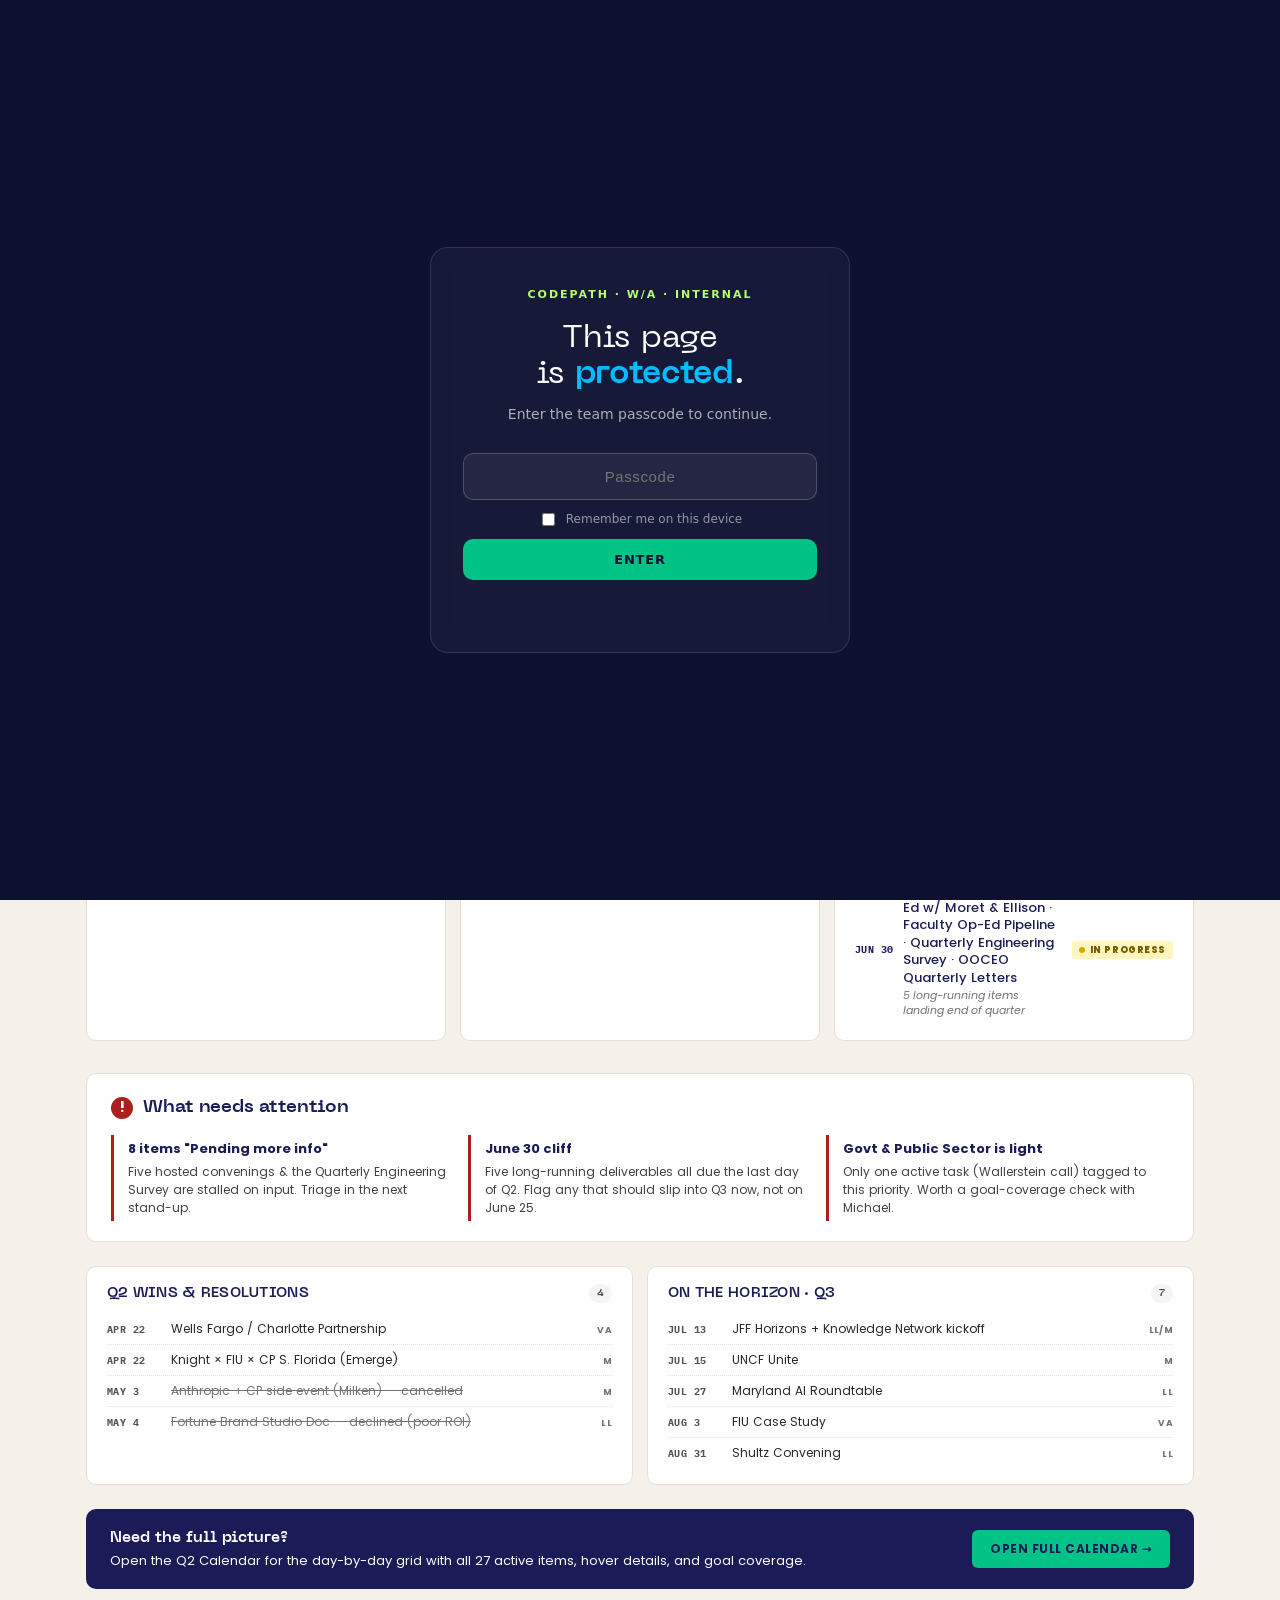
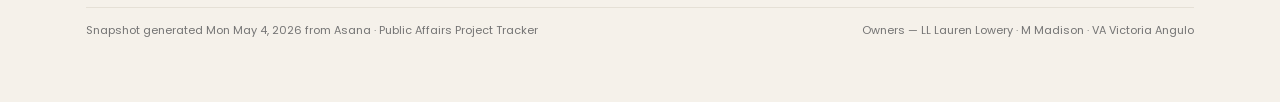
<file: Q2 Snapshot.html>
<!doctype html>
<html lang="en">
<head>
<meta charset="utf-8">
<title>Q2 Snapshot — CodePath Public Affairs</title>
<meta name="viewport" content="width=1200">
<link rel="stylesheet" href="tokens.v3.css">
<script src="gate.js"></script>
<style>
  :root{
    --bg-page:#F5F1EA;
    --paper:#FFFFFF;
    --rule:#E5E0D6;
  }
  html, body{ background:var(--bg-page); color:var(--cp-navy); font-family:var(--font-body); }
  .doc{ max-width:1180px; margin:0 auto; padding:40px 36px 64px; }

  /* masthead */
  .mast{ display:grid; grid-template-columns:1fr auto; align-items:end; gap:24px; border-bottom:2px solid var(--cp-navy); padding-bottom:18px; margin-bottom:28px; }
  .eyebrow{ font-family:var(--font-display); font-weight:800; font-size:11px; letter-spacing:0.18em; text-transform:uppercase; display:flex; gap:12px; align-items:center; }
  .eyebrow .dot{ width:8px; height:8px; border-radius:50%; background:var(--ui-success); animation:pulse 2s infinite; }
  @keyframes pulse{ 0%{box-shadow:0 0 0 0 rgba(34,169,0,.5);} 70%{box-shadow:0 0 0 8px rgba(34,169,0,0);} 100%{box-shadow:0 0 0 0 rgba(34,169,0,0);} }
  h1{ font-family:var(--font-display); font-weight:400; font-size:64px; line-height:0.95; letter-spacing:-0.02em; margin:14px 0 0; text-wrap:balance; }
  h1 em{ font-style:normal; font-weight:700; color:var(--cp-kelly-green); }
  .meta{ text-align:right; font-size:12px; color:var(--neutral-600); line-height:1.5; font-variant-numeric:tabular-nums; }
  .meta strong{ color:var(--cp-navy); display:block; font-size:13px; font-weight:600; }

  /* KPI strip */
  .kpis{ display:grid; grid-template-columns:repeat(4, 1fr); gap:10px; margin-bottom:32px; }
  .kpi{ background:var(--paper); border:1px solid var(--rule); border-radius:10px; padding:18px 20px; position:relative; overflow:hidden; }
  .kpi::before{ content:''; position:absolute; left:0; top:0; bottom:0; width:4px; background:var(--accent); }
  .kpi .label{ font-size:10px; letter-spacing:0.14em; text-transform:uppercase; color:var(--neutral-600); font-weight:700; }
  .kpi .num{ font-family:var(--font-display); font-weight:700; font-size:48px; line-height:1; margin-top:8px; font-variant-numeric:tabular-nums; }
  .kpi .sub{ font-size:11px; color:var(--neutral-500); margin-top:6px; line-height:1.4; }

  /* Three-column board */
  .board{ display:grid; grid-template-columns:repeat(3, 1fr); gap:14px; margin-bottom:32px; }
  .col{ background:var(--paper); border:1px solid var(--rule); border-radius:10px; overflow:hidden; display:flex; flex-direction:column; min-height:480px; }
  .col-head{ padding:16px 20px 14px; border-bottom:1px solid var(--rule); position:relative; }
  .col-head::after{ content:''; position:absolute; left:0; right:0; bottom:-1px; height:3px; background:var(--accent); }
  .col-head .when{ font-family:var(--font-mono); font-size:10px; font-weight:600; letter-spacing:0.12em; text-transform:uppercase; color:var(--neutral-500); }
  .col-head .title{ font-family:var(--font-display); font-weight:700; font-size:24px; line-height:1.05; margin-top:4px; letter-spacing:-0.01em; }
  .col-head .count{ position:absolute; top:18px; right:20px; background:var(--cp-navy); color:#fff; font-size:11px; font-weight:700; padding:3px 9px; border-radius:999px; font-variant-numeric:tabular-nums; }
  .col-body{ padding:8px 8px 12px; flex:1; }

  /* task row */
  .row{ display:grid; grid-template-columns:auto 1fr auto; gap:10px; padding:10px 12px; border-radius:6px; align-items:center; }
  .row + .row{ border-top:1px solid var(--rule); border-radius:0; }
  .row + .row:last-child{ border-radius:0 0 6px 6px; }
  .row .when{ font-family:var(--font-mono); font-size:10px; font-weight:700; color:var(--cp-navy); letter-spacing:0.04em; text-transform:uppercase; min-width:36px; }
  .row .name{ font-size:13px; line-height:1.35; color:var(--cp-navy); font-weight:500; }
  .row .name .note{ display:block; font-size:11px; color:var(--neutral-500); font-weight:400; margin-top:2px; font-style:italic; }
  .row .right{ display:flex; gap:6px; align-items:center; }

  .own{ font-size:9.5px; font-weight:800; padding:2px 6px; border-radius:3px; letter-spacing:0.04em; background:#F5F5F5; color:var(--cp-navy); white-space:nowrap; }
  .own.lauren{ background:#E9EBFF; color:#2F3899; }
  .own.madison{ background:#F4E5FF; color:#7A1FB8; }
  .own.victoria{ background:#D7FFEE; color:#00734F; }

  .stat{ font-size:9.5px; font-weight:800; letter-spacing:0.06em; text-transform:uppercase; padding:2px 7px; border-radius:3px; white-space:nowrap; display:inline-flex; align-items:center; gap:5px; }
  .stat::before{ content:''; width:6px; height:6px; border-radius:50%; }
  .stat.inprog{ background:#FFF6BF; color:#7A5A00; } .stat.inprog::before{ background:#D9A600; }
  .stat.pending{ background:#FFF6BF; color:#7A5A00; background-image:repeating-linear-gradient(135deg, transparent 0 4px, rgba(0,0,0,.06) 4px 6px); } .stat.pending::before{ background:#D9A600; }
  .stat.notstarted{ background:#F5F5F5; color:#525252; } .stat.notstarted::before{ background:#B8B8B8; }
  .stat.dash{ background:#F5F5F5; color:#525252; } .stat.dash::before{ background:#B8B8B8; }

  .wa{ font-size:9px; font-weight:800; background:var(--cp-navy); color:#fff; padding:2px 5px; border-radius:3px; letter-spacing:0.04em; }

  /* risks band */
  .risks{ background:var(--paper); border:1px solid var(--rule); border-radius:10px; padding:20px 24px; margin-bottom:24px; }
  .risks h2{ font-family:var(--font-display); font-weight:700; font-size:18px; margin:0 0 14px; letter-spacing:-0.005em; display:flex; align-items:center; gap:10px; }
  .risks h2::before{ content:'!'; display:inline-flex; width:22px; height:22px; align-items:center; justify-content:center; background:#AF1E1E; color:#fff; font-weight:800; border-radius:50%; font-family:var(--font-body); font-size:13px; }
  .risk-grid{ display:grid; grid-template-columns:repeat(3, 1fr); gap:14px; }
  .risk{ border-left:3px solid #AF1E1E; padding:4px 0 4px 14px; }
  .risk .rh{ font-size:13px; font-weight:700; color:var(--cp-navy); margin-bottom:4px; }
  .risk .rb{ font-size:12px; color:var(--neutral-700); line-height:1.5; }

  /* footer strip */
  .strip{ display:grid; grid-template-columns:1fr 1fr; gap:14px; margin-bottom:24px; }
  .panel{ background:var(--paper); border:1px solid var(--rule); border-radius:10px; padding:16px 20px; }
  .panel h3{ font-family:var(--font-display); font-weight:700; font-size:14px; margin:0 0 10px; letter-spacing:0.02em; text-transform:uppercase; color:var(--cp-navy); display:flex; justify-content:space-between; align-items:center; }
  .panel h3 .pill{ font-size:10px; font-weight:700; padding:2px 8px; border-radius:999px; background:var(--neutral-100); color:var(--neutral-700); letter-spacing:0.04em; }
  .panel ul{ margin:0; padding:0; list-style:none; }
  .panel li{ font-size:12px; line-height:1.5; padding:6px 0; border-bottom:1px dotted var(--rule); display:grid; grid-template-columns:54px 1fr auto; gap:10px; align-items:baseline; }
  .panel li:last-child{ border-bottom:none; }
  .panel li .when{ font-family:var(--font-mono); font-size:10px; font-weight:700; letter-spacing:0.04em; color:var(--neutral-600); text-transform:uppercase; }
  .panel li .what{ color:var(--neutral-800); }
  .panel li.cancel .what{ text-decoration:line-through; color:var(--neutral-500); }
  .panel li .who{ font-size:9px; font-weight:700; color:var(--neutral-500); letter-spacing:0.04em; text-transform:uppercase; }

  /* full link */
  .more{ background:var(--cp-navy); color:#fff; border-radius:10px; padding:18px 24px; display:flex; justify-content:space-between; align-items:center; gap:24px; }
  .more .text{ font-size:13px; line-height:1.5; }
  .more .text strong{ display:block; font-size:15px; font-family:var(--font-display); font-weight:700; margin-bottom:2px; }
  .more a{ background:var(--cp-kelly-green); color:var(--cp-navy); padding:10px 18px; border-radius:6px; text-decoration:none; font-weight:700; font-size:12px; letter-spacing:0.04em; text-transform:uppercase; white-space:nowrap; }
  .more a:hover{ filter:brightness(1.05); }

  .foot{ margin-top:18px; padding-top:14px; border-top:1px solid var(--rule); font-size:11px; color:var(--neutral-500); display:flex; justify-content:space-between; }

  @media print{
    body{ background:#fff; }
    .doc{ padding:16px; }
    .more a{ display:none; }
  }
</style>
</head>
<body>
<div class="doc">
  <header class="mast">
    <div>
      <div class="eyebrow"><span class="dot"></span><span>CodePath · Public Affairs · W/A</span></div>
      <h1>Q2 2026 <em>at a glance.</em></h1>
    </div>
    <div class="meta">
      <strong>Snapshot · Mon, May 4</strong>
      8 weeks remaining<br>
      <span style="color:var(--cp-kelly-green); font-weight:700;">●</span> 17 active &nbsp;·&nbsp; 5 wins
    </div>
  </header>

  <!-- KPIs -->
  <section class="kpis">
    <div class="kpi" style="--accent:#FFCB03;">
      <div class="label">In Progress</div>
      <div class="num">11</div>
      <div class="sub">Moving — touching weekly</div>
    </div>
    <div class="kpi" style="--accent:#D9A600;">
      <div class="label">Pending Info</div>
      <div class="num">8</div>
      <div class="sub">Blocked on input — see risks</div>
    </div>
    <div class="kpi" style="--accent:#B8B8B8;">
      <div class="label">Not Started</div>
      <div class="num">2</div>
      <div class="sub">Recognition rolling submissions</div>
    </div>
    <div class="kpi" style="--accent:#00C385;">
      <div class="label">Q2 Wins</div>
      <div class="num">2</div>
      <div class="sub">+ 2 cancelled with reason</div>
    </div>
  </section>

  <!-- Three column board -->
  <section class="board">

    <!-- THIS WEEK -->
    <div class="col">
      <div class="col-head" style="--accent:#FE3C84;">
        <div class="when">May 4 — May 10</div>
        <div class="title">This week</div>
        <span class="count">7</span>
      </div>
      <div class="col-body">
        <div class="row"><span class="when">Mon 4</span>
          <div class="name">Development Team Offsite (Louisville, KY)</div>
          <div class="right"><span class="own lauren">LL</span><span class="stat pending">Pending</span></div>
        </div>
        <div class="row"><span class="when">Mon 4</span>
          <div class="name">Golden Gate Institute Convening w/ Superset</div>
          <div class="right"><span class="own madison">M</span><span class="stat pending">Pending</span></div>
        </div>
        <div class="row"><span class="when">Mon 4</span>
          <div class="name">Talent Bridge Event w/ Beacon Council<span class="note">Target major employers</span></div>
          <div class="right"><span class="own madison">M</span><span class="stat pending">Pending</span></div>
        </div>
        <div class="row"><span class="when">Mon 4</span>
          <div class="name">Ken Chenault Co-Hosted Event</div>
          <div class="right"><span class="wa">W/A</span><span class="own madison">M</span><span class="stat pending">Pending</span></div>
        </div>
        <div class="row"><span class="when">Tue 6</span>
          <div class="name">The Atlantic — Quote + Intro Call</div>
          <div class="right"><span class="own lauren">LL</span><span class="stat inprog">In Progress</span></div>
        </div>
        <div class="row"><span class="when">Tue 6</span>
          <div class="name">Op-Ed with Ade (Base10) + Michael</div>
          <div class="right"><span class="own madison">M</span><span class="stat pending">Pending</span></div>
        </div>
        <div class="row"><span class="when">Tue 6</span>
          <div class="name">New Profit Story</div>
          <div class="right"><span class="own lauren">LL</span><span class="stat pending">Pending</span></div>
        </div>
      </div>
    </div>

    <!-- NEXT 2 WEEKS -->
    <div class="col">
      <div class="col-head" style="--accent:#4F5EFF;">
        <div class="when">May 11 — May 24</div>
        <div class="title">Next two weeks</div>
        <span class="count">4</span>
      </div>
      <div class="col-body">
        <div class="row"><span class="when">Sun 11</span>
          <div class="name">Annual Report Internal Webinar</div>
          <div class="right"><span class="own lauren">LL</span><span class="stat inprog">In Progress</span></div>
        </div>
        <div class="row"><span class="when">Wed 13</span>
          <div class="name">Wells Fargo Press Release</div>
          <div class="right"><span class="own lauren">LL</span><span class="stat inprog">In Progress</span></div>
        </div>
        <div class="row"><span class="when">Thu 14</span>
          <div class="name">Strategy call w/ Wallerstein + Michael<span class="note">Govt &amp; Public Sector — early signal</span></div>
          <div class="right"><span class="own lauren">LL</span><span class="stat dash">—</span></div>
        </div>
        <div class="row" style="opacity:.6;">
          <span class="when">—</span>
          <div class="name" style="font-style:italic; color:var(--neutral-500);">Quiet stretch — heads-down execution on long-running Q2 op-eds &amp; pitches.</div>
          <div class="right"></div>
        </div>
      </div>
    </div>

    <!-- LATER IN Q2 -->
    <div class="col">
      <div class="col-head" style="--accent:#00C385;">
        <div class="when">May 25 — Jun 30</div>
        <div class="title">Later in Q2</div>
        <span class="count">10</span>
      </div>
      <div class="col-body">
        <div class="row"><span class="when">May 29</span>
          <div class="name">Recognition target list — Awards</div>
          <div class="right"><span class="own lauren">LL</span><span class="stat inprog">In Progress</span></div>
        </div>
        <div class="row"><span class="when">May 29</span>
          <div class="name">Recognition target list — Events &amp; Speaking</div>
          <div class="right"><span class="own lauren">LL</span><span class="stat inprog">In Progress</span></div>
        </div>
        <div class="row"><span class="when">May 29</span>
          <div class="name">Salesforce x CodePath Storytelling &amp; Comms</div>
          <div class="right"><span class="own madison">M</span><span class="stat inprog">In Progress</span></div>
        </div>
        <div class="row"><span class="when">Jun 2-3</span>
          <div class="name">Social Innovation Summit (Atlanta)</div>
          <div class="right"><span class="own lauren">LL</span><span class="stat pending">Pending</span></div>
        </div>
        <div class="row"><span class="when">Jun 3</span>
          <div class="name">Recognition rolling submissions</div>
          <div class="right"><span class="own lauren">LL</span><span class="stat notstarted">Not Started</span></div>
        </div>
        <div class="row"><span class="when">Jun 9</span>
          <div class="name">Base10 + Student + Alumni Panel</div>
          <div class="right"><span class="own lauren">LL</span><span class="stat inprog">In Progress</span></div>
        </div>
        <div class="row"><span class="when">Jun 15-18</span>
          <div class="name">Databricks Data &amp; AI Summit (SF)</div>
          <div class="right"><span class="own lauren">LL</span><span class="stat pending">Pending</span></div>
        </div>
        <div class="row"><span class="when">Jun 30</span>
          <div class="name">Forbes CIR Pitch · Op-Ed w/ Moret &amp; Ellison · Faculty Op-Ed Pipeline · Quarterly Engineering Survey · OOCEO Quarterly Letters<span class="note">5 long-running items landing end of quarter</span></div>
          <div class="right"><span class="stat inprog">In Progress</span></div>
        </div>
      </div>
    </div>
  </section>

  <!-- RISKS -->
  <section class="risks">
    <h2>What needs attention</h2>
    <div class="risk-grid">
      <div class="risk">
        <div class="rh">8 items "Pending more info"</div>
        <div class="rb">Five hosted convenings &amp; the Quarterly Engineering Survey are stalled on input. Triage in the next stand-up.</div>
      </div>
      <div class="risk">
        <div class="rh">June 30 cliff</div>
        <div class="rb">Five long-running deliverables all due the last day of Q2. Flag any that should slip into Q3 now, not on June 25.</div>
      </div>
      <div class="risk">
        <div class="rh">Govt &amp; Public Sector is light</div>
        <div class="rb">Only one active task (Wallerstein call) tagged to this priority. Worth a goal-coverage check with Michael.</div>
      </div>
    </div>
  </section>

  <!-- WINS + HORIZON -->
  <section class="strip">
    <div class="panel">
      <h3>Q2 wins &amp; resolutions <span class="pill">4</span></h3>
      <ul>
        <li><span class="when">Apr 22</span><span class="what">Wells Fargo / Charlotte Partnership</span><span class="who">VA</span></li>
        <li><span class="when">Apr 22</span><span class="what">Knight × FIU × CP S. Florida (Emerge)</span><span class="who">M</span></li>
        <li class="cancel"><span class="when">May 3</span><span class="what">Anthropic + CP side event (Milken) — cancelled</span><span class="who">M</span></li>
        <li class="cancel"><span class="when">May 4</span><span class="what">Fortune Brand Studio Doc — declined (poor ROI)</span><span class="who">LL</span></li>
      </ul>
    </div>
    <div class="panel">
      <h3>On the horizon · Q3 <span class="pill">7</span></h3>
      <ul>
        <li><span class="when">Jul 13</span><span class="what">JFF Horizons + Knowledge Network kickoff</span><span class="who">LL/M</span></li>
        <li><span class="when">Jul 15</span><span class="what">UNCF Unite</span><span class="who">M</span></li>
        <li><span class="when">Jul 27</span><span class="what">Maryland AI Roundtable</span><span class="who">LL</span></li>
        <li><span class="when">Aug 3</span><span class="what">FIU Case Study</span><span class="who">VA</span></li>
        <li><span class="when">Aug 31</span><span class="what">Shultz Convening</span><span class="who">LL</span></li>
      </ul>
    </div>
  </section>

  <div class="more">
    <div class="text">
      <strong>Need the full picture?</strong>
      Open the Q2 Calendar for the day-by-day grid with all 27 active items, hover details, and goal coverage.
    </div>
    <a href="Q2 Calendar.html">Open full calendar →</a>
  </div>

  <div class="foot">
    <span>Snapshot generated Mon May 4, 2026 from Asana · Public Affairs Project Tracker</span>
    <span>Owners — LL Lauren Lowery · M Madison · VA Victoria Angulo</span>
  </div>
</div>
</body>
</html>
</file>
<file: tokens.v3.css>
/* =========================================================
   CodePath Design Tokens
   ---------------------------------------------------------
   One source of truth for colors, type, spacing, radii, and
   elevation. Used by marketing-site designs (brand-forward)
   AND product UI (Career Connect, Tech Role Interviewer, etc).
   ========================================================= */

/* ---------- Fonts ---------- */
@font-face {
  font-family: "PP Neue Machina";
  src: url("./fonts/PPNeueMachina-Ultralight.ttf") format("truetype");
  font-weight: 200; font-style: normal; font-display: swap;
}
@font-face {
  font-family: "PP Neue Machina";
  src: url("./fonts/PPNeueMachina-Light.ttf") format("truetype");
  font-weight: 300; font-style: normal; font-display: swap;
}
@font-face {
  font-family: "PP Neue Machina";
  src: url("./fonts/PPNeueMachina-Regular.ttf") format("truetype");
  font-weight: 400; font-style: normal; font-display: swap;
}
@font-face {
  font-family: "PP Neue Machina";
  src: url("./fonts/PPNeueMachina-Medium.ttf") format("truetype");
  font-weight: 500; font-style: normal; font-display: swap;
}
@font-face {
  font-family: "PP Neue Machina";
  src: url("./fonts/PPNeueMachina-Bold.ttf") format("truetype");
  font-weight: 700; font-style: normal; font-display: swap;
}
@font-face {
  font-family: "PP Neue Machina";
  src: url("./fonts/PPNeueMachina-Ultrabold.ttf") format("truetype");
  font-weight: 800; font-style: normal; font-display: swap;
}
@font-face {
  font-family: "PP Neue Machina";
  src: url("./fonts/PPNeueMachina-Black.ttf") format("truetype");
  font-weight: 900; font-style: normal; font-display: swap;
}

/* Space Mono — brand-guide fallback for PP Neue Machina on surfaces
   where the custom face isn't available (emails, embeds, PDF export). */
@font-face {
  font-family: "Space Mono";
  src: url("./fonts/SpaceMono-Regular.ttf") format("truetype");
  font-weight: 400; font-style: normal; font-display: swap;
}
@font-face {
  font-family: "Space Mono";
  src: url("./fonts/SpaceMono-Italic.ttf") format("truetype");
  font-weight: 400; font-style: italic; font-display: swap;
}
@font-face {
  font-family: "Space Mono";
  src: url("./fonts/SpaceMono-Bold.ttf") format("truetype");
  font-weight: 700; font-style: normal; font-display: swap;
}
@font-face {
  font-family: "Space Mono";
  src: url("./fonts/SpaceMono-BoldItalic.ttf") format("truetype");
  font-weight: 700; font-style: italic; font-display: swap;
}

/* Poppins — product UI workhorse + marketing body.
   Self-hosted from the brand's licensed font files. */
@font-face {
  font-family: "Poppins";
  src: url("./fonts/Poppins-Thin.ttf") format("truetype");
  font-weight: 100; font-style: normal; font-display: swap;
}
@font-face {
  font-family: "Poppins";
  src: url("./fonts/Poppins-ThinItalic.ttf") format("truetype");
  font-weight: 100; font-style: italic; font-display: swap;
}
@font-face {
  font-family: "Poppins";
  src: url("./fonts/Poppins-ExtraLight.ttf") format("truetype");
  font-weight: 200; font-style: normal; font-display: swap;
}
@font-face {
  font-family: "Poppins";
  src: url("./fonts/Poppins-ExtraLightItalic.ttf") format("truetype");
  font-weight: 200; font-style: italic; font-display: swap;
}
@font-face {
  font-family: "Poppins";
  src: url("./fonts/Poppins-Light.ttf") format("truetype");
  font-weight: 300; font-style: normal; font-display: swap;
}
@font-face {
  font-family: "Poppins";
  src: url("./fonts/Poppins-LightItalic.ttf") format("truetype");
  font-weight: 300; font-style: italic; font-display: swap;
}
@font-face {
  font-family: "Poppins";
  src: url("./fonts/Poppins-Regular.ttf") format("truetype");
  font-weight: 400; font-style: normal; font-display: swap;
}
@font-face {
  font-family: "Poppins";
  src: url("./fonts/Poppins-Italic.ttf") format("truetype");
  font-weight: 400; font-style: italic; font-display: swap;
}
@font-face {
  font-family: "Poppins";
  src: url("./fonts/Poppins-Medium.ttf") format("truetype");
  font-weight: 500; font-style: normal; font-display: swap;
}
@font-face {
  font-family: "Poppins";
  src: url("./fonts/Poppins-MediumItalic.ttf") format("truetype");
  font-weight: 500; font-style: italic; font-display: swap;
}
@font-face {
  font-family: "Poppins";
  src: url("./fonts/Poppins-SemiBold.ttf") format("truetype");
  font-weight: 600; font-style: normal; font-display: swap;
}
@font-face {
  font-family: "Poppins";
  src: url("./fonts/Poppins-SemiBoldItalic.ttf") format("truetype");
  font-weight: 600; font-style: italic; font-display: swap;
}
@font-face {
  font-family: "Poppins";
  src: url("./fonts/Poppins-Bold.ttf") format("truetype");
  font-weight: 700; font-style: normal; font-display: swap;
}
@font-face {
  font-family: "Poppins";
  src: url("./fonts/Poppins-BoldItalic.ttf") format("truetype");
  font-weight: 700; font-style: italic; font-display: swap;
}
@font-face {
  font-family: "Poppins";
  src: url("./fonts/Poppins-ExtraBold.ttf") format("truetype");
  font-weight: 800; font-style: normal; font-display: swap;
}
@font-face {
  font-family: "Poppins";
  src: url("./fonts/Poppins-ExtraBoldItalic.ttf") format("truetype");
  font-weight: 800; font-style: italic; font-display: swap;
}
@font-face {
  font-family: "Poppins";
  src: url("./fonts/Poppins-Black.ttf") format("truetype");
  font-weight: 900; font-style: normal; font-display: swap;
}
@font-face {
  font-family: "Poppins";
  src: url("./fonts/Poppins-BlackItalic.ttf") format("truetype");
  font-weight: 900; font-style: italic; font-display: swap;
}

/* IBM Plex Mono — product UI code/monospace.
   Self-hosted from the brand's licensed font files. */
@font-face {
  font-family: "IBM Plex Mono";
  src: url("./fonts/IBMPlexMono-Thin.ttf") format("truetype");
  font-weight: 100; font-style: normal; font-display: swap;
}
@font-face {
  font-family: "IBM Plex Mono";
  src: url("./fonts/IBMPlexMono-ThinItalic.ttf") format("truetype");
  font-weight: 100; font-style: italic; font-display: swap;
}
@font-face {
  font-family: "IBM Plex Mono";
  src: url("./fonts/IBMPlexMono-ExtraLight.ttf") format("truetype");
  font-weight: 200; font-style: normal; font-display: swap;
}
@font-face {
  font-family: "IBM Plex Mono";
  src: url("./fonts/IBMPlexMono-ExtraLightItalic.ttf") format("truetype");
  font-weight: 200; font-style: italic; font-display: swap;
}
@font-face {
  font-family: "IBM Plex Mono";
  src: url("./fonts/IBMPlexMono-Light.ttf") format("truetype");
  font-weight: 300; font-style: normal; font-display: swap;
}
@font-face {
  font-family: "IBM Plex Mono";
  src: url("./fonts/IBMPlexMono-LightItalic.ttf") format("truetype");
  font-weight: 300; font-style: italic; font-display: swap;
}
@font-face {
  font-family: "IBM Plex Mono";
  src: url("./fonts/IBMPlexMono-Regular.ttf") format("truetype");
  font-weight: 400; font-style: normal; font-display: swap;
}
@font-face {
  font-family: "IBM Plex Mono";
  src: url("./fonts/IBMPlexMono-Italic.ttf") format("truetype");
  font-weight: 400; font-style: italic; font-display: swap;
}
@font-face {
  font-family: "IBM Plex Mono";
  src: url("./fonts/IBMPlexMono-Medium.ttf") format("truetype");
  font-weight: 500; font-style: normal; font-display: swap;
}
@font-face {
  font-family: "IBM Plex Mono";
  src: url("./fonts/IBMPlexMono-MediumItalic.ttf") format("truetype");
  font-weight: 500; font-style: italic; font-display: swap;
}
@font-face {
  font-family: "IBM Plex Mono";
  src: url("./fonts/IBMPlexMono-SemiBold.ttf") format("truetype");
  font-weight: 600; font-style: normal; font-display: swap;
}
@font-face {
  font-family: "IBM Plex Mono";
  src: url("./fonts/IBMPlexMono-SemiBoldItalic.ttf") format("truetype");
  font-weight: 600; font-style: italic; font-display: swap;
}
@font-face {
  font-family: "IBM Plex Mono";
  src: url("./fonts/IBMPlexMono-Bold.ttf") format("truetype");
  font-weight: 700; font-style: normal; font-display: swap;
}
@font-face {
  font-family: "IBM Plex Mono";
  src: url("./fonts/IBMPlexMono-BoldItalic.ttf") format("truetype");
  font-weight: 700; font-style: italic; font-display: swap;
}

:root {
  /* ==========================================================
     CORE BRAND COLORS  (from brand guide)
     These anchor identity. Green carries the mark and CTAs on
     marketing surfaces. Navy is the dominant text + surface
     ink on both marketing and product. White carries proportion.
     ========================================================== */
  --cp-white:            #FFFFFF;
  --cp-black:            #000000;          /* strokes, borders */
  --cp-kelly-green:      #00C385;          /* primary brand — logo + CTAs on marketing */
  --cp-navy:             #1B1C57;          /* dominant ink */
  --cp-medium-navy:      #062F54;          /* secondary navy from the guide */

  /* ==========================================================
     SECONDARY PALETTE  (from brand guide)
     Use for supportive materials, illustration backdrops,
     event pages, swag. Each family has a mid + tint + wash.
     ========================================================== */
  --cp-kelly-green-2:    #00C384;
  --cp-lime:             #93FCAC;
  --cp-mint:             #D7FFEE;

  --cp-dark-violet:      #B243FF;
  --cp-violet:           #FB7DFF;
  --cp-primrose:         #FFEEFF;

  --cp-periwinkle:       #4F5EFF;  /* brand-guide says CTA on email/web */
  --cp-capri-blue:       #02BCFF;
  --cp-sky-blue:         #E9F6FF;

  --cp-hot-pink:         #FE3C84;
  --cp-coral:            #FEA08D;
  --cp-pale-peach:       #FFEDF0;

  --cp-mandarin:         #FE6901;
  --cp-lemon:            #FFCB03;
  --cp-buttermilk:       #FFF6BF;

  /* ==========================================================
     PRODUCT UI PALETTE  (from Career Connect Figma)
     The product surfaces use a tighter subset. Periwinkle is
     THE interactive color in-product; Navy is body text;
     Sky Blue is hover/selection wash.
     ========================================================== */
  --ui-bg:               #FFFFFF;
  --ui-surface:          #F9F9F9;         /* card surface */
  --ui-surface-muted:    #FAFAFA;

  --ui-text:             #1B1C57;         /* = cp-navy */
  --ui-text-subtle:      #737373;         /* secondary text */
  --ui-text-placeholder: #737373;

  --ui-border:           #D5D5D5;         /* default input/card border */
  --ui-border-strong:    #1B1C57;         /* emphasized border */
  --ui-divider:          #E5E5E5;

  --ui-primary:          #4F5EFF;         /* periwinkle — buttons, links */
  --ui-primary-hover:    #3B3DBD;
  --ui-primary-pressed:  #2F3899;
  --ui-primary-soft:     #E9F6FF;         /* hover wash, secondary btn fill */
  --ui-primary-softer:   #C0C6FF;

  --ui-focus-ring:       rgba(79,94,255,0.35);

  /* Semantic (product UI) */
  --ui-success:          #22A900;
  --ui-success-soft:     #D2FFD1;
  --ui-warning:          #D9A600;
  --ui-warning-soft:     #FFFCEB;
  --ui-error:            #AF1E1E;
  --ui-error-strong:     #C00000;
  --ui-error-soft:       #FDECEC;
  --ui-info:             #4F5EFF;
  --ui-info-soft:        #E9F6FF;

  /* Neutral ramp (product UI grays) */
  --neutral-0:   #FFFFFF;
  --neutral-50:  #FAFAFA;
  --neutral-100: #F5F5F5;
  --neutral-200: #E5E5E5;
  --neutral-300: #D5D5D5;
  --neutral-400: #B8B8B8;
  --neutral-500: #737373;
  --neutral-600: #525252;
  --neutral-700: #404040;
  --neutral-800: #262626;
  --neutral-900: #171717;

  /* ==========================================================
     TYPOGRAPHY
     Marketing uses PP Neue Machina for display + Poppins for
     body. Product UI is Poppins throughout, with IBM Plex Mono
     for code/monospace moments.
     ========================================================== */
  --font-display: "PP Neue Machina", "Space Mono", ui-monospace, monospace;
  --font-body:    "Poppins", system-ui, -apple-system, "Segoe UI", sans-serif;
  --font-mono:    "IBM Plex Mono", ui-monospace, "SF Mono", Menlo, monospace;

  /* Marketing type scale (hero → caption) */
  --text-eyebrow:   0.75rem;    /* 12px, tracked, all caps, Ultrabold */
  --text-caption:   0.8125rem;  /* 13px */
  --text-body-sm:   0.875rem;   /* 14px */
  --text-body:      1rem;       /* 16px */
  --text-body-lg:   1.125rem;   /* 18px */
  --text-h6:        1.25rem;    /* 20px */
  --text-h5:        1.5rem;     /* 24px */
  --text-h4:        2rem;       /* 32px */
  --text-h3:        2.75rem;    /* 44px */
  --text-h2:        3.5rem;     /* 56px */
  --text-h1:        4.5rem;     /* 72px hero */

  /* Product UI type scale (denser, smaller defaults) */
  --ui-text-xs:   0.6875rem;  /* 11px — tag labels */
  --ui-text-sm:   0.75rem;    /* 12px — button, tiny labels */
  --ui-text-md:   0.8125rem;  /* 13px — body default in product */
  --ui-text-lg:   1rem;       /* 16px — emphasized */
  --ui-text-xl:   1.25rem;    /* 20px — H3 */
  --ui-text-2xl:  1.5rem;     /* 24px — H2 */
  --ui-text-3xl:  2rem;       /* 32px — H1 */

  /* ==========================================================
     SPACING   (4-unit base; marketing breathes, UI is dense)
     ========================================================== */
  --space-0:  0;
  --space-1:  4px;
  --space-2:  8px;
  --space-3:  12px;
  --space-4:  16px;
  --space-5:  20px;
  --space-6:  24px;
  --space-7:  32px;
  --space-8:  40px;
  --space-9:  48px;
  --space-10: 64px;
  --space-11: 80px;
  --space-12: 96px;
  --space-13: 128px;
  --space-14: 160px;

  /* ==========================================================
     RADII   (small on product UI per Figma; medium on cards)
     ========================================================== */
  --radius-0: 0;
  --radius-1: 2px;   /* checkbox */
  --radius-2: 4px;   /* buttons, inputs */
  --radius-3: 8px;   /* cards, containers */
  --radius-4: 12px;
  --radius-5: 16px;
  --radius-pill: 999px;
  --radius-circle: 50%;

  /* ==========================================================
     ELEVATION  (subtle — CodePath product surfaces are flat)
     ========================================================== */
  --shadow-0: none;
  --shadow-1: 0 1px 2px 0 rgba(0,0,0,0.05);
  --shadow-2: 0 2px 2px 0 rgba(115,115,115,0.1);
  --shadow-3: 0 4px 12px 0 rgba(27,28,87,0.08);
  --shadow-4: 0 12px 32px 0 rgba(27,28,87,0.12);
  --shadow-focus: 0 0 0 3px var(--ui-focus-ring);

  /* ==========================================================
     MOTION
     ========================================================== */
  --ease-standard: cubic-bezier(0.2, 0, 0, 1);
  --ease-emphasized: cubic-bezier(0.3, 0, 0, 1);
  --dur-fast:   120ms;
  --dur-base:   200ms;
  --dur-slow:   320ms;

  /* ==========================================================
     LAYOUT
     ========================================================== */
  --container-max:   1200px;
  --container-narrow: 848px;    /* content column from Mockups */
  --container-wide:  1440px;
  --gutter:          24px;
}

/* ==========================================================
   BASE RESETS + PAGE DEFAULTS
   ========================================================== */
*, *::before, *::after { box-sizing: border-box; }
html, body { margin: 0; padding: 0; }
body {
  font-family: var(--font-body);
  font-size: var(--text-body);
  line-height: 1.5;
  color: var(--ui-text);
  background: var(--ui-bg);
  -webkit-font-smoothing: antialiased;
  text-rendering: optimizeLegibility;
}

/* ==========================================================
   TYPE CLASSES — marketing
   ========================================================== */
.cp-eyebrow {
  font-family: var(--font-display);
  font-weight: 800;
  font-size: var(--text-eyebrow);
  letter-spacing: 0.14em;
  text-transform: uppercase;
  line-height: 1;
  color: var(--cp-navy);
}
.cp-hero {
  font-family: var(--font-display);
  font-weight: 400;
  font-size: var(--text-h1);
  line-height: 1.05;
  letter-spacing: -0.02em;
  color: var(--cp-navy);
  text-wrap: balance;
}
.cp-h2 { font-family: var(--font-display); font-weight: 400; font-size: var(--text-h2); line-height: 1.08; letter-spacing: -0.01em; color: var(--cp-navy); text-wrap: balance; }
.cp-h3 { font-family: var(--font-display); font-weight: 400; font-size: var(--text-h3); line-height: 1.1;  letter-spacing: -0.01em; color: var(--cp-navy); text-wrap: balance; }
.cp-h4 { font-family: var(--font-display); font-weight: 500; font-size: var(--text-h4); line-height: 1.15; color: var(--cp-navy); }
.cp-h5 { font-family: var(--font-body);    font-weight: 600; font-size: var(--text-h5); line-height: 1.2;  color: var(--cp-navy); }
.cp-h6 { font-family: var(--font-body);    font-weight: 600; font-size: var(--text-h6); line-height: 1.3;  color: var(--cp-navy); }
.cp-body-lg { font-size: var(--text-body-lg); line-height: 1.55; color: var(--cp-navy); text-wrap: pretty; }
.cp-body    { font-size: var(--text-body);    line-height: 1.55; color: var(--cp-navy); text-wrap: pretty; }
.cp-body-sm { font-size: var(--text-body-sm); line-height: 1.5;  color: var(--cp-navy); }
.cp-caption { font-size: var(--text-caption); line-height: 1.4;  color: var(--neutral-500); }

/* ==========================================================
   TYPE CLASSES — product UI
   ========================================================== */
.ui-h1     { font-family: var(--font-body); font-weight: 700; font-size: var(--ui-text-3xl); line-height: 1.2;  color: var(--ui-text); letter-spacing: -0.01em; }
.ui-h2     { font-family: var(--font-body); font-weight: 700; font-size: var(--ui-text-2xl); line-height: 1.25; color: var(--ui-text); }
.ui-h3     { font-family: var(--font-body); font-weight: 700; font-size: var(--ui-text-xl);  line-height: 1.3;  color: var(--ui-text); }
.ui-h4     { font-family: var(--font-body); font-weight: 700; font-size: var(--ui-text-lg);  line-height: 1.35; color: var(--ui-text); }
.ui-table-header { font-family: var(--font-body); font-weight: 700; font-size: var(--ui-text-md); line-height: 1; text-transform: uppercase; letter-spacing: 0.06em; color: var(--ui-text); }
.ui-body   { font-family: var(--font-body); font-size: var(--ui-text-md); line-height: 1.5;  color: var(--ui-text); }
.ui-body-sm{ font-family: var(--font-body); font-size: var(--ui-text-sm); line-height: 1.5;  color: var(--ui-text); }
.ui-caption{ font-family: var(--font-body); font-size: var(--ui-text-xs); line-height: 1.4;  color: var(--ui-text-subtle); }
.ui-mono   { font-family: var(--font-mono); font-size: var(--ui-text-md); line-height: 1.4;  color: var(--ui-text); }
.ui-deprecated { text-decoration: line-through; color: var(--ui-text-subtle); }

/* Link treatments */
.ui-link {
  color: var(--ui-primary);
  text-decoration: underline;
  text-underline-offset: 2px;
  font-weight: 500;
}
.ui-link:hover  { color: var(--ui-primary-hover); }
.ui-link:active { color: var(--ui-primary-pressed); }
</file>
